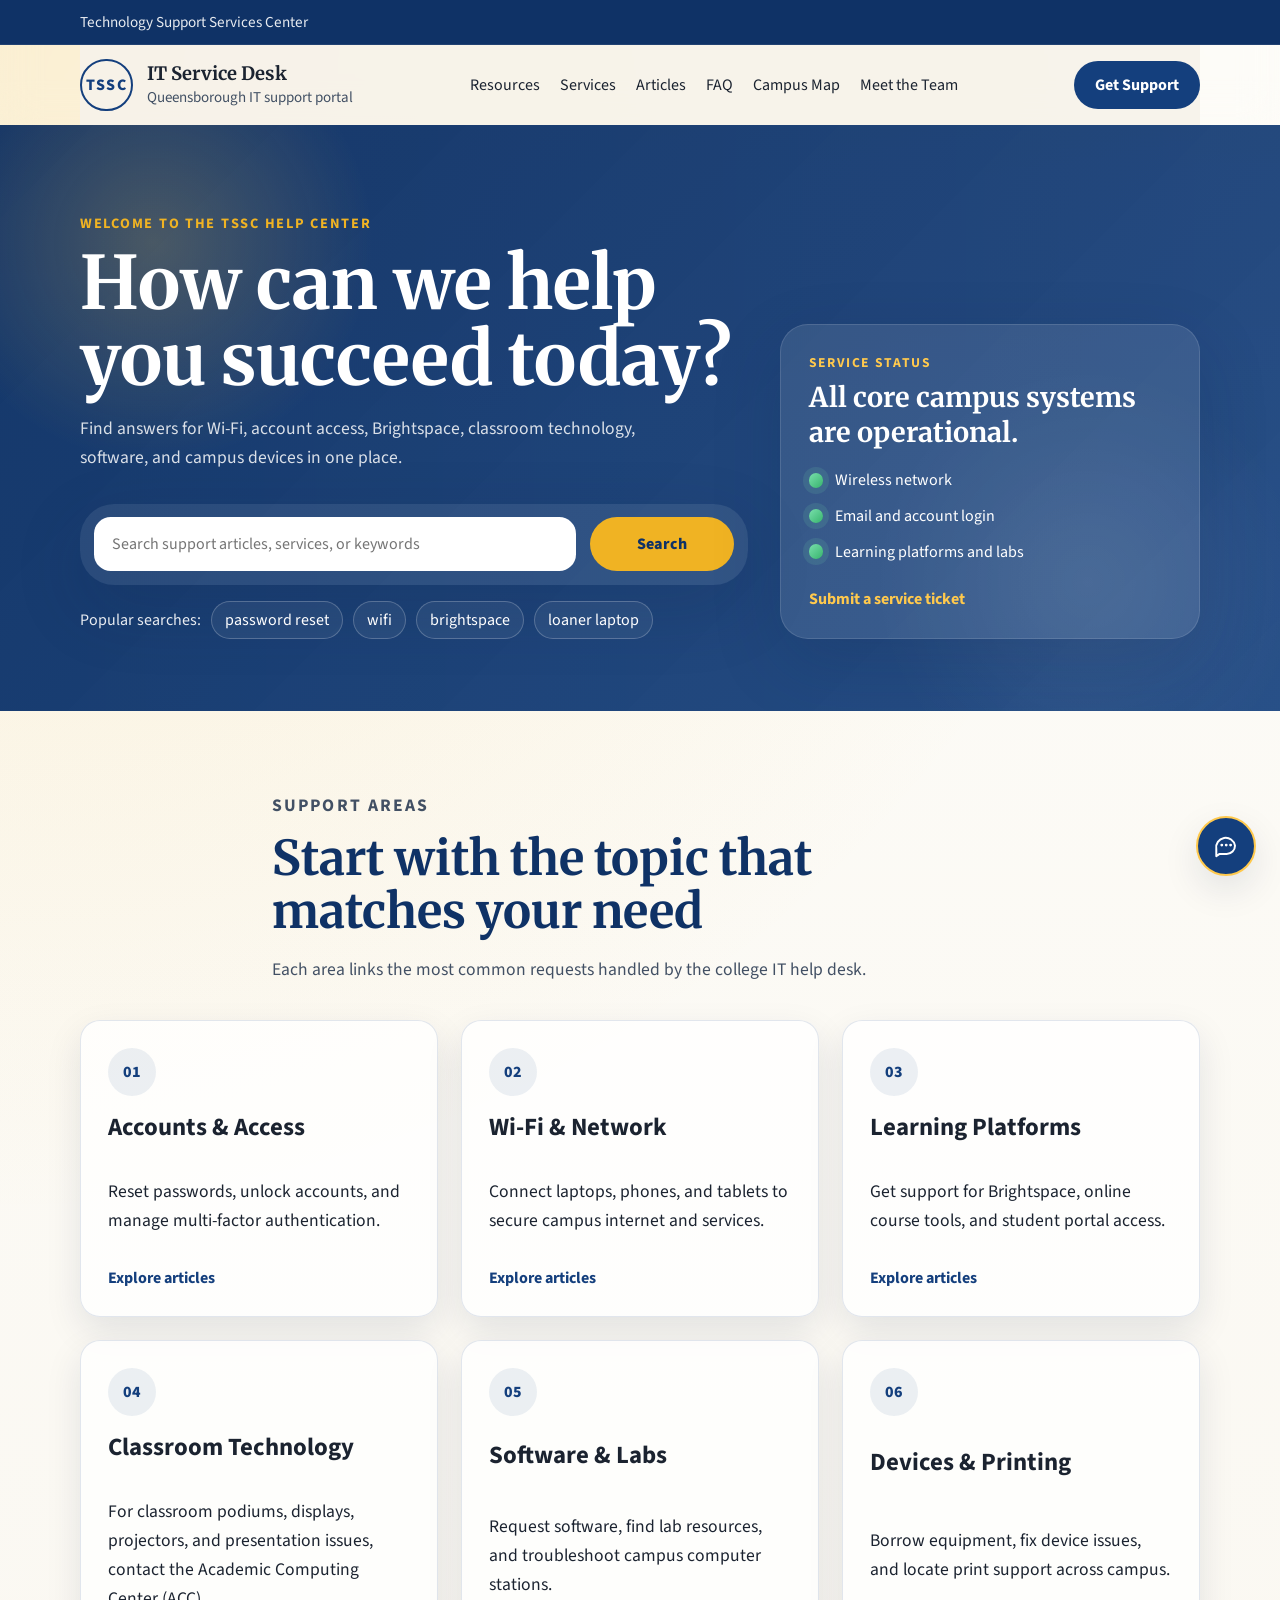
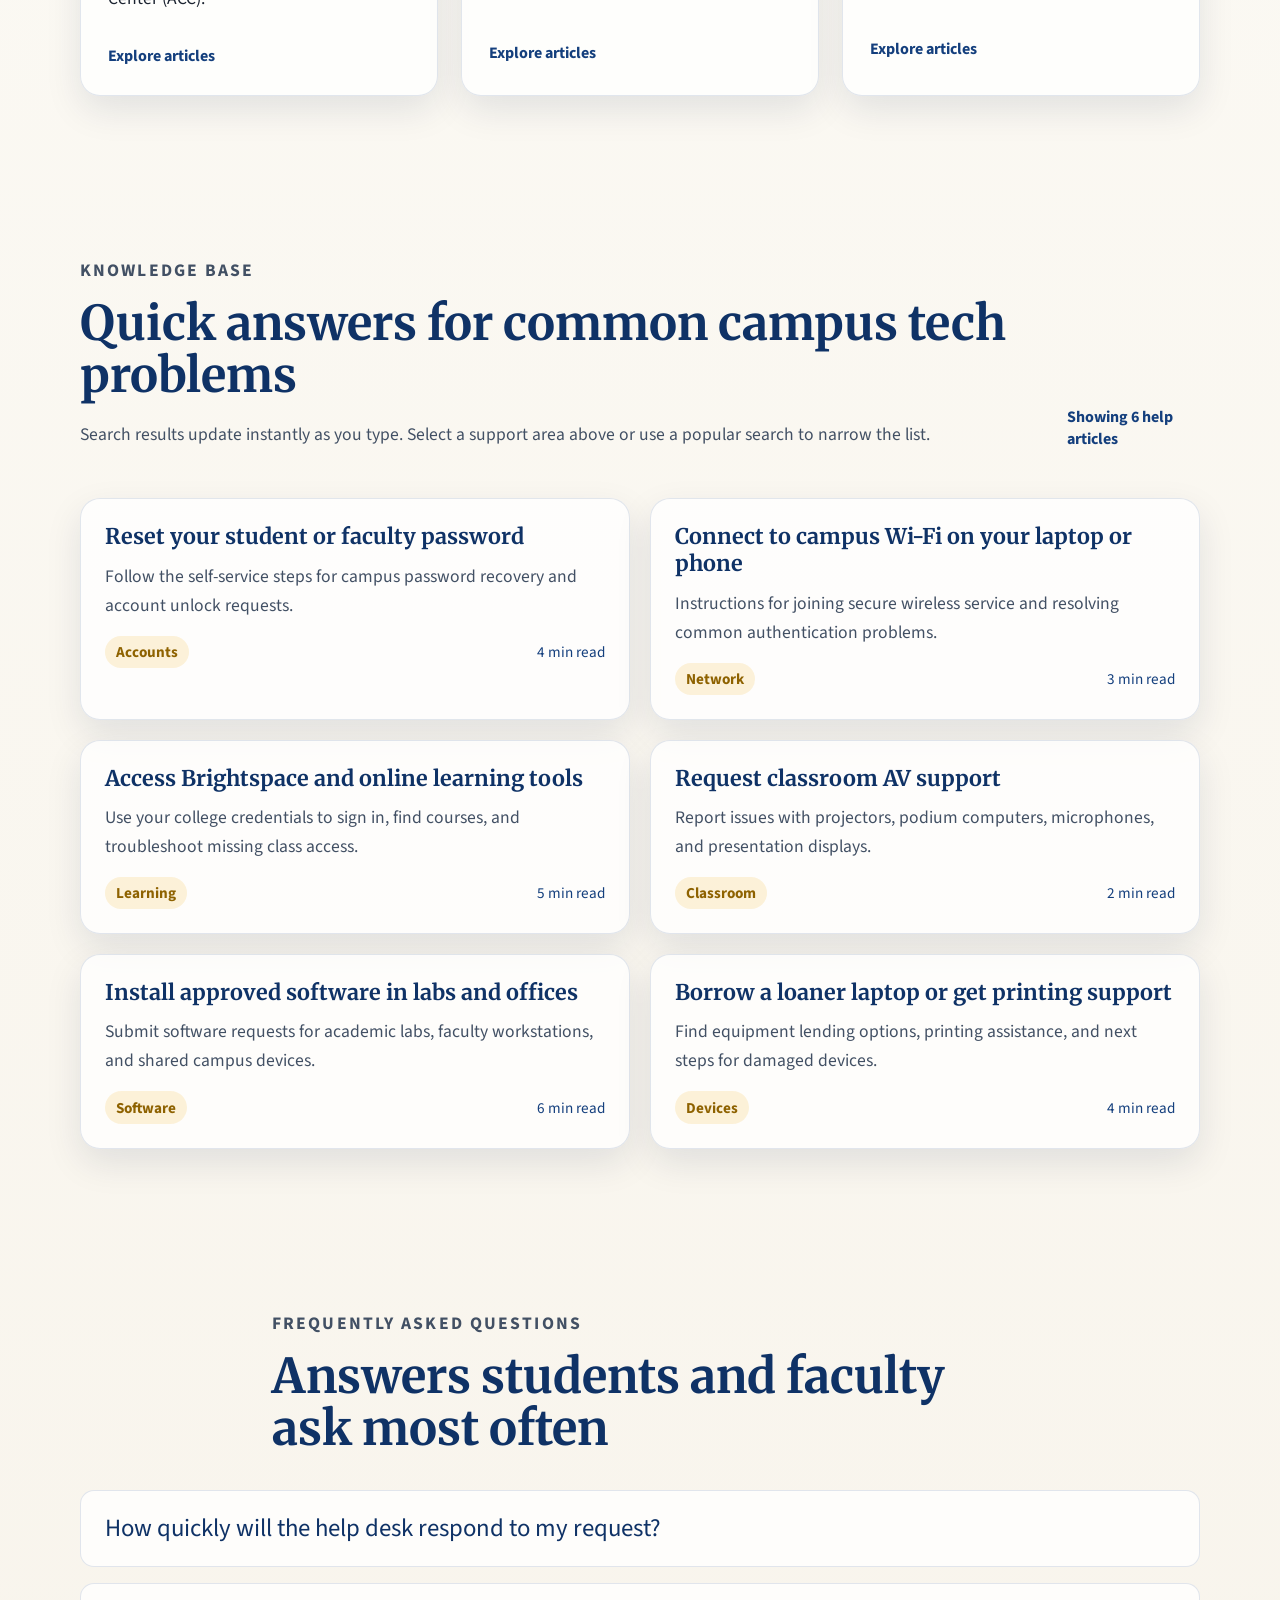
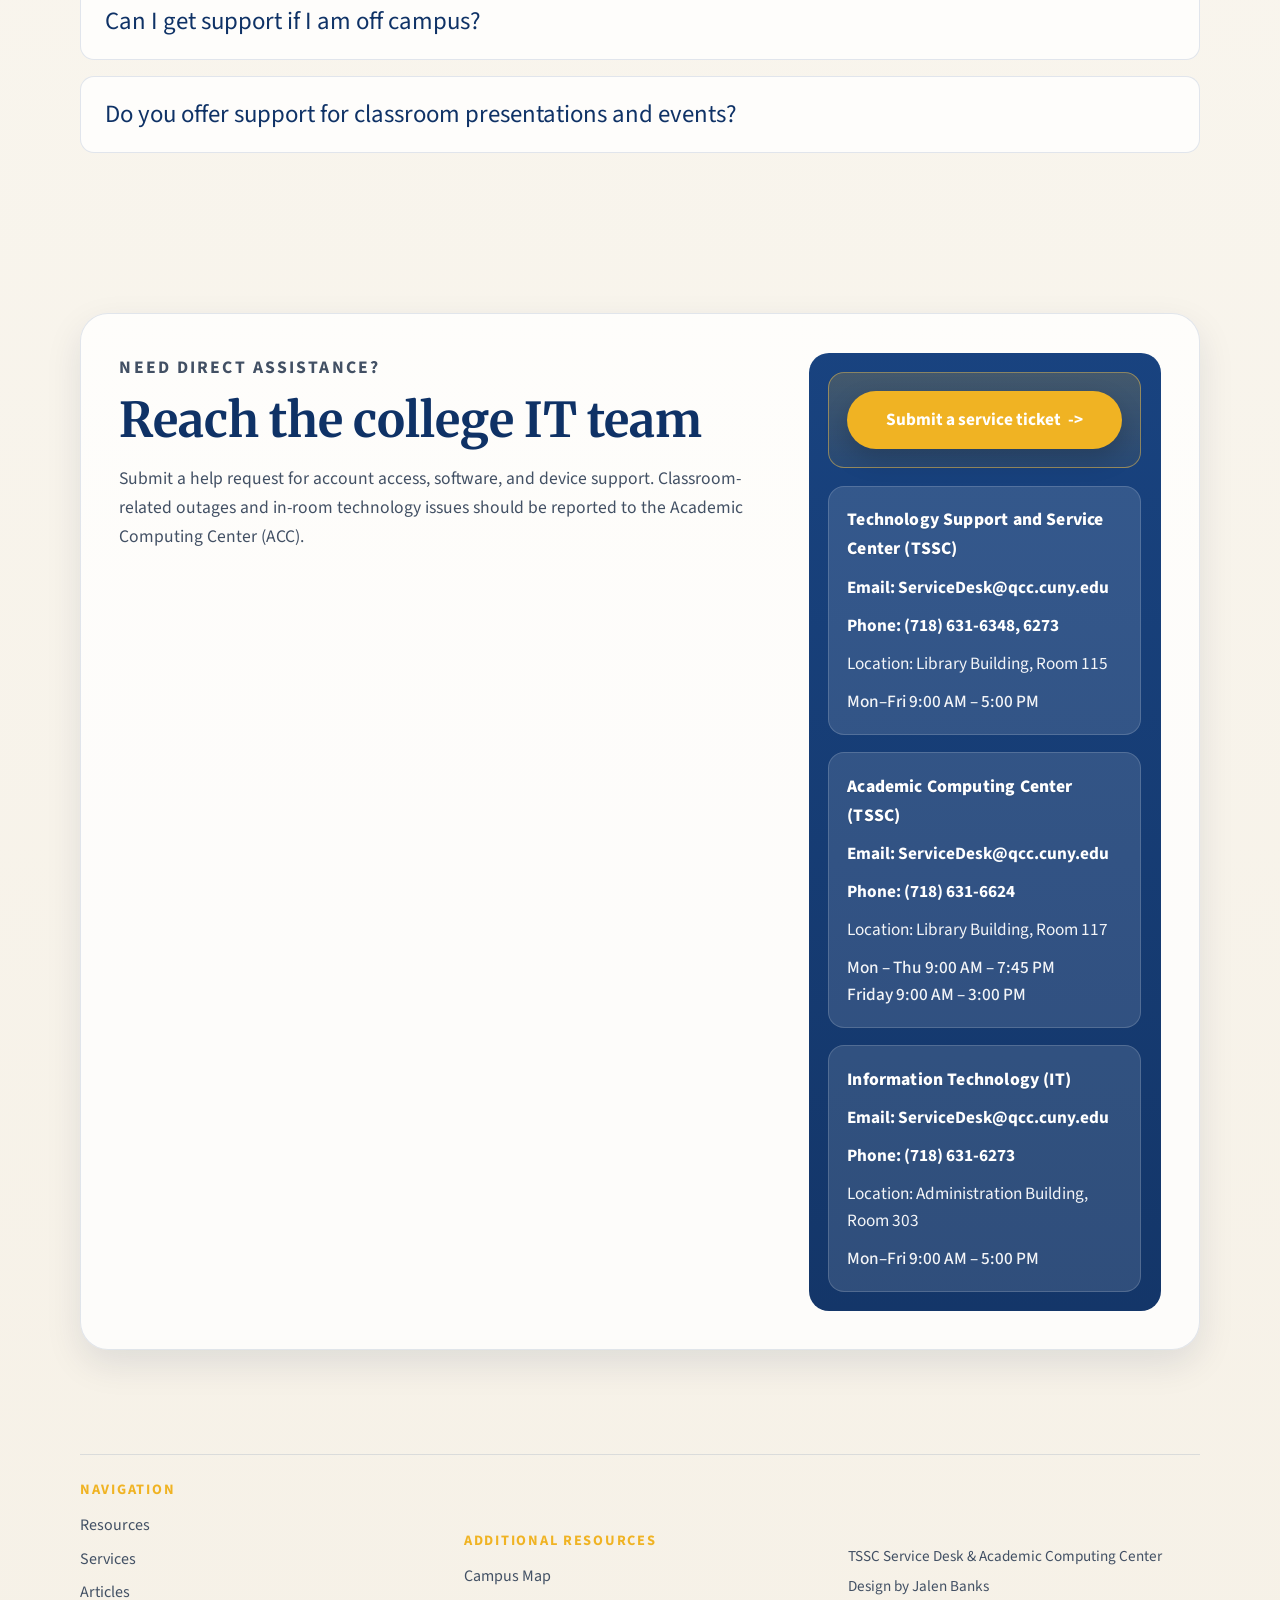
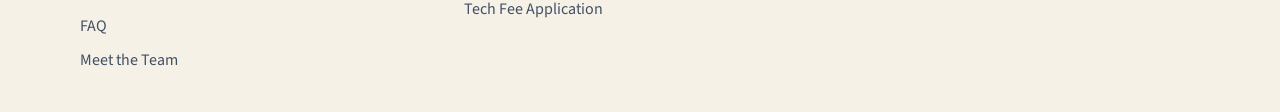
<file: index.html>
<!DOCTYPE html>
<html lang="en">
  <head>
    <meta charset="UTF-8" />
    <meta name="viewport" content="width=device-width, initial-scale=1.0" />
    <title>TSSC Service Desk</title>
    <meta
      name="description"
      content="TSSC IT Help Desk for college technology support, account access, classroom help, and service updates."
    />
    <link rel="preconnect" href="https://fonts.googleapis.com" />
    <link rel="preconnect" href="https://fonts.gstatic.com" crossorigin />
    <link
      href="https://fonts.googleapis.com/css2?family=Merriweather:wght@400;700;900&family=Source+Sans+3:wght@400;600;700&display=swap"
      rel="stylesheet"
    />
    <link rel="stylesheet" href="css/styles.css" />
    <link rel="stylesheet" href="css/chatbot.css" />
  </head>
  <body>
    <header class="site-header">
      <div class="utility-bar">
        <div class="utility-bar__inner container">
          <p>Technology Support Services Center</p>
        </div>
      </div>

      <div class="brand-bar container">
        <a class="brand" href="#top" aria-label="TSSC IT Service Desk home">
          <span class="brand__seal">TSSC</span>
          <span class="brand__text">
            <strong>IT Service Desk</strong>
            <span>Queensborough IT support portal</span>
          </span>
        </a>

        <nav class="main-nav" aria-label="Primary navigation">
          <a href="#resources">Resources</a>
          <a href="#services">Services</a>
          <a href="#articles">Articles</a>
          <a href="#faq">FAQ</a>
          <a href="https://www.qcc.cuny.edu/map/index.html#/" target="_blank" rel="noreferrer noopener">Campus Map</a>
          <a href="meet-the-team.html">Meet the Team</a>
        </nav>

        <a class="header-cta" href="#contact">Get Support</a>
      </div>
    </header>

    <main id="top">
      <section class="hero">
        <div class="hero__backdrop"></div>
        <div class="hero__grid container">
          <div class="hero__content">
            <p class="eyebrow">Welcome to the TSSC Help Center</p>
            <h1>How can we help you succeed today?</h1>
            <p class="hero__copy">
              Find answers for Wi-Fi, account access, Brightspace, classroom technology,
              software, and campus devices in one place.
            </p>

            <form class="search-panel" id="searchForm">
              <label class="visually-hidden" for="searchInput">Search support topics</label>
              <input
                id="searchInput"
                name="query"
                type="search"
                placeholder="Search support articles, services, or keywords"
                autocomplete="off"
              />
              <button type="submit">Search</button>
            </form>

            <div class="popular-searches" aria-label="Popular searches">
              <span>Popular searches:</span>
              <button type="button" class="chip" data-query="password reset">password reset</button>
              <button type="button" class="chip" data-query="wifi">wifi</button>
              <button type="button" class="chip" data-query="brightspace">brightspace</button>
              <button type="button" class="chip" data-query="loaner laptop">loaner laptop</button>
            </div>
          </div>

          <aside class="hero__status" aria-label="Service status">
            <div class="status-card">
              <p class="status-card__label">Service Status</p>
              <h2>All core campus systems are operational.</h2>
              <ul>
                <li><span></span>Wireless network</li>
                <li><span></span>Email and account login</li>
                <li><span></span>Learning platforms and labs</li>
              </ul>
              <a
                href="https://forms.office.com/pages/responsepage.aspx?id=s_BgbwZfCU6XFZiduozH2G-mc29fFtVEtmROJIbxpb1UOVA1OVdVVk9ZM0hBUE0wR0hIOFZJTFFUSC4u&route=shorturl"
                target="_blank"
                rel="noreferrer"
                >Submit a service ticket</a
              >
            </div>
          </aside>
        </div>
      </section>

      <section class="resources section" id="resources">
        <div class="section-heading container">
          <p class="eyebrow">Support areas</p>
          <h2>Start with the topic that matches your need</h2>
          <p>
            Each area links the most common requests handled by the college IT help desk.
          </p>
        </div>

        <div class="card-grid container" id="services">
          <article class="resource-card" data-query="account login password reset multifactor authentication">
            <div class="resource-card__icon">01</div>
            <h3>Accounts & Access</h3>
            <p>Reset passwords, unlock accounts, and manage multi-factor authentication.</p>
            <button type="button">Explore articles</button>
          </article>

          <article class="resource-card" data-query="wifi wireless internet eduroam campus network">
            <div class="resource-card__icon">02</div>
            <h3>Wi-Fi & Network</h3>
            <p>Connect laptops, phones, and tablets to secure campus internet and services.</p>
            <button type="button">Explore articles</button>
          </article>

          <article class="resource-card" data-query="brightspace blackboard online classes course tools">
            <div class="resource-card__icon">03</div>
            <h3>Learning Platforms</h3>
            <p>Get support for Brightspace, online course tools, and student portal access.</p>
            <button type="button">Explore articles</button>
          </article>

          <article class="resource-card" data-query="classroom projector podium av presentation equipment">
            <div class="resource-card__icon">04</div>
            <h3>Classroom Technology</h3>
            <p>For classroom podiums, displays, projectors, and presentation issues, contact the Academic Computing Center (ACC).</p>
            <button type="button">Explore articles</button>
          </article>

          <article class="resource-card" data-query="software installation computer lab adobe microsoft">
            <div class="resource-card__icon">05</div>
            <h3>Software & Labs</h3>
            <p>Request software, find lab resources, and troubleshoot campus computer stations.</p>
            <button type="button">Explore articles</button>
          </article>

          <article class="resource-card" data-query="loaner laptop printer device repair">
            <div class="resource-card__icon">06</div>
            <h3>Devices & Printing</h3>
            <p>Borrow equipment, fix device issues, and locate print support across campus.</p>
            <button type="button">Explore articles</button>
          </article>
        </div>
      </section>

      <section class="articles section" id="articles">
        <div class="container article-layout">
          <div class="article-layout__intro">
            <p class="eyebrow">Knowledge base</p>
            <h2>Quick answers for common campus tech problems</h2>
            <p>
              Search results update instantly as you type. Select a support area above or use a
              popular search to narrow the list.
            </p>
          </div>

          <div class="article-layout__meta">
            <p id="resultsSummary">Showing 6 help articles</p>
          </div>
        </div>

        <div class="container">
          <div class="article-list" id="articleList" aria-live="polite"></div>
        </div>
      </section>

      <section class="faq section" id="faq">
        <div class="section-heading container">
          <p class="eyebrow">Frequently asked questions</p>
          <h2>Answers students and faculty ask most often</h2>
        </div>

        <div class="faq-list container">
          <article class="faq-item">
            <button class="faq-question" type="button" aria-expanded="false">
              How quickly will the help desk respond to my request?
            </button>
            <div class="faq-answer">
              <p>
                Most requests receive an initial response within one business day. Classroom-impacting
                issues and account lockouts are prioritized for faster follow-up.
              </p>
            </div>
          </article>

          <article class="faq-item">
            <button class="faq-question" type="button" aria-expanded="false">
              Can I get support if I am off campus?
            </button>
            <div class="faq-answer">
              <p>
                Yes. The help desk supports remote troubleshooting for account access, online learning
                systems, software setup, and many device issues.
              </p>
            </div>
          </article>

          <article class="faq-item">
            <button class="faq-question" type="button" aria-expanded="false">
              Do you offer support for classroom presentations and events?
            </button>
            <div class="faq-answer">
              <p>
                Classroom AV assistance, presentation support, and classroom-related technology outages
                should be directed to the Academic Computing Center (ACC).
              </p>
            </div>
          </article>
        </div>
      </section>

      <section class="contact section" id="contact">
        <div class="container contact-panel">
          <div>
            <p class="eyebrow">Need direct assistance?</p>
            <h2>Reach the college IT team</h2>
            <p>
              Submit a help request for account access, software, and device support. Classroom-related
              outages and in-room technology issues should be reported to the Academic Computing Center (ACC).
            </p>
          </div>

          <div class="contact-actions">
            <div class="contact-card contact-card--primary">
              <a
                class="contact-ticket-link"
                href="https://forms.office.com/pages/responsepage.aspx?id=s_BgbwZfCU6XFZiduozH2G-mc29fFtVEtmROJIbxpb1UOVA1OVdVVk9ZM0hBUE0wR0hIOFZJTFFUSC4u&route=shorturl"
                target="_blank"
                rel="noreferrer"
                >Submit a service ticket</a
              >
            </div>

            <div class="contact-card">
              <p class="contact-card__eyebrow">Technology Support and Service Center (TSSC)</p>
              <a href="mailto:servicedesk@qcc.cuny.edu">Email: ServiceDesk@qcc.cuny.edu</a>
              <a href="tel:+17186316348">Phone: (718) 631-6348, 6273</a>
              <span>Location: Library Building, Room 115</span>
              <span class="contact-hours">Mon–Fri 9:00 AM – 5:00 PM</span>
            </div>

            <div class="contact-card">
              <p class="contact-card__eyebrow">Academic Computing Center (TSSC)</p>
              <a href="mailto:servicedesk@qcc.cuny.edu">Email: ServiceDesk@qcc.cuny.edu</a>
              <a href="tel:+17186316624">Phone: (718) 631-6624</a>
              <span>Location: Library Building, Room 117</span>
              <span class="contact-hours">Mon – Thu 9:00 AM – 7:45 PM <br>Friday 9:00 AM – 3:00 PM</span>
            </div>

            <div class="contact-card">
              <p class="contact-card__eyebrow">Information Technology (IT)</p>
              <a href="mailto:servicedesk@qcc.cuny.edu">Email: ServiceDesk@qcc.cuny.edu</a>
              <a href="tel:+17186316273">Phone: (718) 631-6273</a>
              <span>Location: Administration Building, Room 303</span>
              <span class="contact-hours">Mon–Fri 9:00 AM – 5:00 PM</span>
            </div>
          </div>
        </div>
      </section>
    </main>

    <footer class="site-footer">
      <div class="container site-footer__inner">
        <div class="footer-section footer-section--nav">
          <h3 class="footer-section-title">Navigation</h3>
          <nav class="footer-nav" aria-label="Footer navigation">
            <a href="#resources">Resources</a>
            <a href="#services">Services</a>
            <a href="#articles">Articles</a>
            <a href="#faq">FAQ</a>
            <a href="meet-the-team.html">Meet the Team</a>
          </nav>
        </div>

        <div class="footer-section footer-section--info">
          <h3 class="footer-section-title">Additional Resources</h3>
          <nav class="footer-nav" aria-label="Additional resources">
            <a href="https://www.qcc.cuny.edu/map/index.html#/" aria-label="Link to school campus map" target="_blank" rel="noreferrer">Campus Map</a>
            <a href="tech-fee-application.html">Tech Fee Application</a>
          </nav>
        </div>

        <div class="footer-section footer-section--meta">
          <p>TSSC Service Desk &amp; Academic Computing Center</p>
          <p>Design by Jalen Banks</p>
        </div>
      </div>
    </footer>

    <div class="it-chat__backdrop" id="itChatBackdrop" aria-hidden="true" hidden></div>
    <button
      class="it-chat__launcher"
      id="itChatLauncher"
      type="button"
      aria-label="Open IT Help Assistant"
      aria-expanded="false"
      aria-controls="itChatPanel"
    >
      <svg aria-hidden="true" viewBox="0 0 24 24" focusable="false">
        <path d="M20 11.5a7.5 7.5 0 0 1-7.5 7.5H6l-3 2v-6.5A7.5 7.5 0 1 1 20 11.5Z" />
        <path d="M8 11h.01M12 11h.01M16 11h.01" />
      </svg>
    </button>

    <section
      class="it-chat__panel"
      id="itChatPanel"
      role="dialog"
      aria-modal="true"
      aria-labelledby="itChatTitle"
      aria-hidden="true"
      hidden
    >
      <header class="it-chat__header">
        <div>
          <h2 id="itChatTitle">IT Help Assistant</h2>
          <p><span class="it-chat__online-dot" aria-hidden="true"></span>Online</p>
        </div>
        <button class="it-chat__close" id="itChatClose" type="button" aria-label="Close IT Help Assistant">
          <svg aria-hidden="true" viewBox="0 0 24 24" focusable="false">
            <path d="m6 6 12 12M18 6 6 18" />
          </svg>
        </button>
      </header>

      <div class="it-chat__handoff-banner" id="itChatHandoffBanner" role="status" hidden></div>
      <div class="it-chat__messages" id="itChatMessages" aria-live="polite" aria-relevant="additions text">
        <button class="it-chat__new-messages" id="itChatNewMessages" type="button" hidden>New messages ↓</button>
        <div class="it-chat__typing" id="itChatTyping" role="status" aria-label="Assistant is typing" hidden>
          <span></span><span></span><span></span>
          <span class="it-chat__typing-label" hidden>Sending…</span>
        </div>
      </div>

      <form class="it-chat__composer" id="itChatForm">
        <label class="visually-hidden" for="itChatInput">Message the IT Help Assistant</label>
        <textarea id="itChatInput" rows="1" maxlength="2000" placeholder="Write a message..." required></textarea>
        <button id="itChatSend" type="submit" aria-label="Send message">
          <svg aria-hidden="true" viewBox="0 0 24 24" focusable="false">
            <path d="m22 2-7 20-4-9-9-4Z" />
            <path d="M22 2 11 13" />
          </svg>
        </button>
      </form>
    </section>

    <script src="js/script.js"></script>
    <script src="js/chatbot.js"></script>
  </body>
</html>
</file>
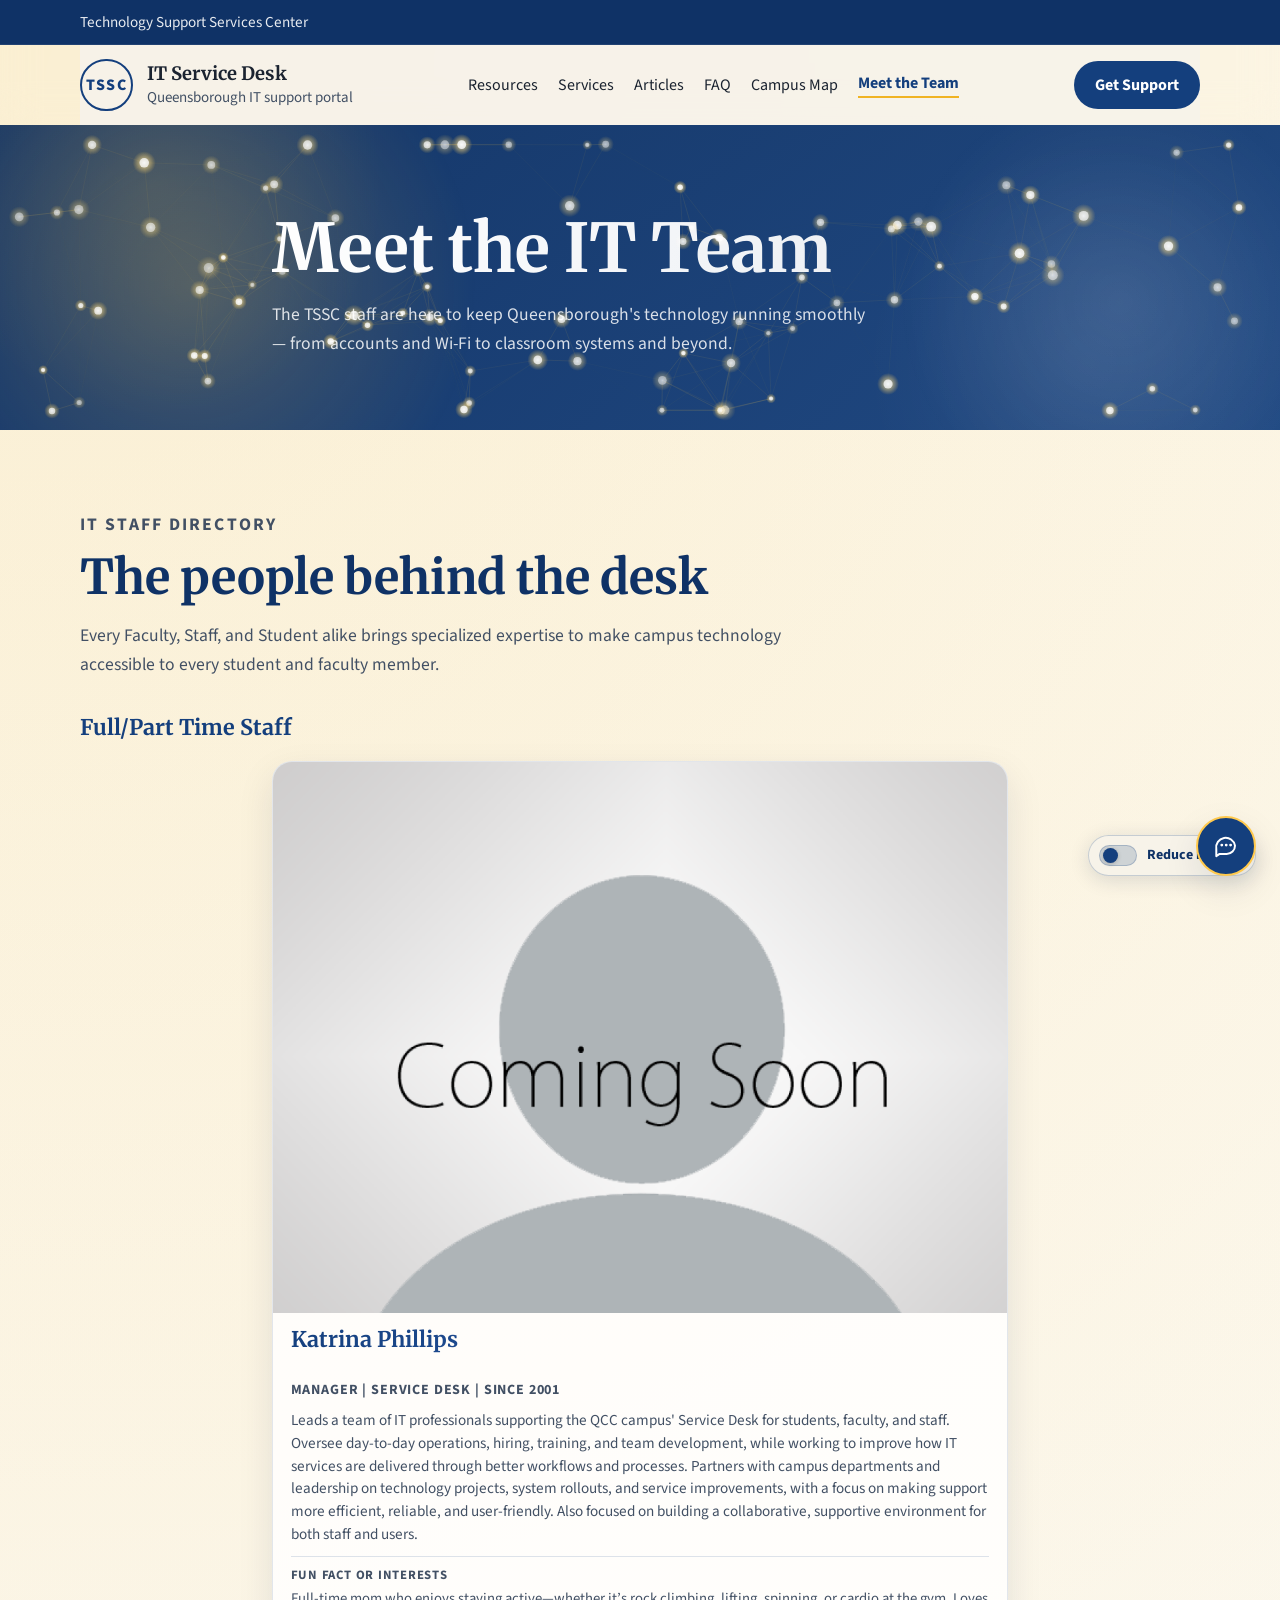
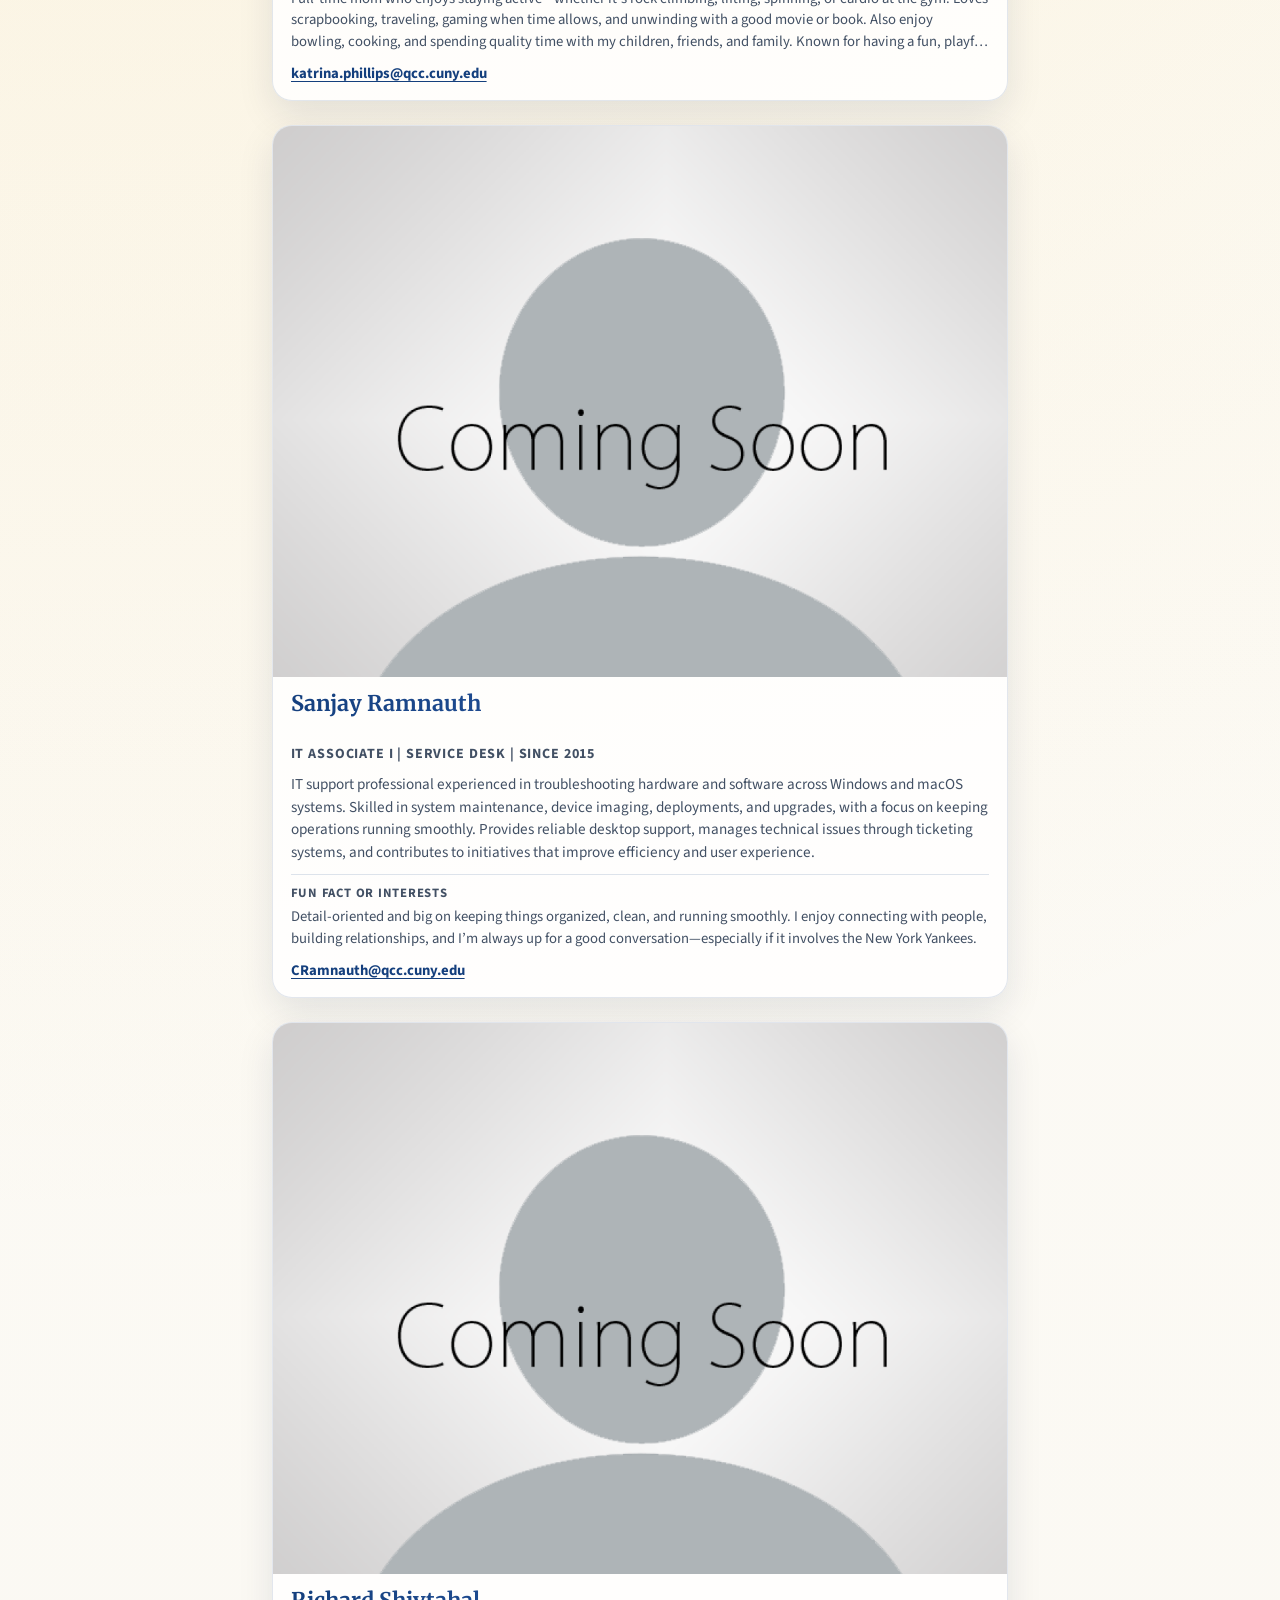
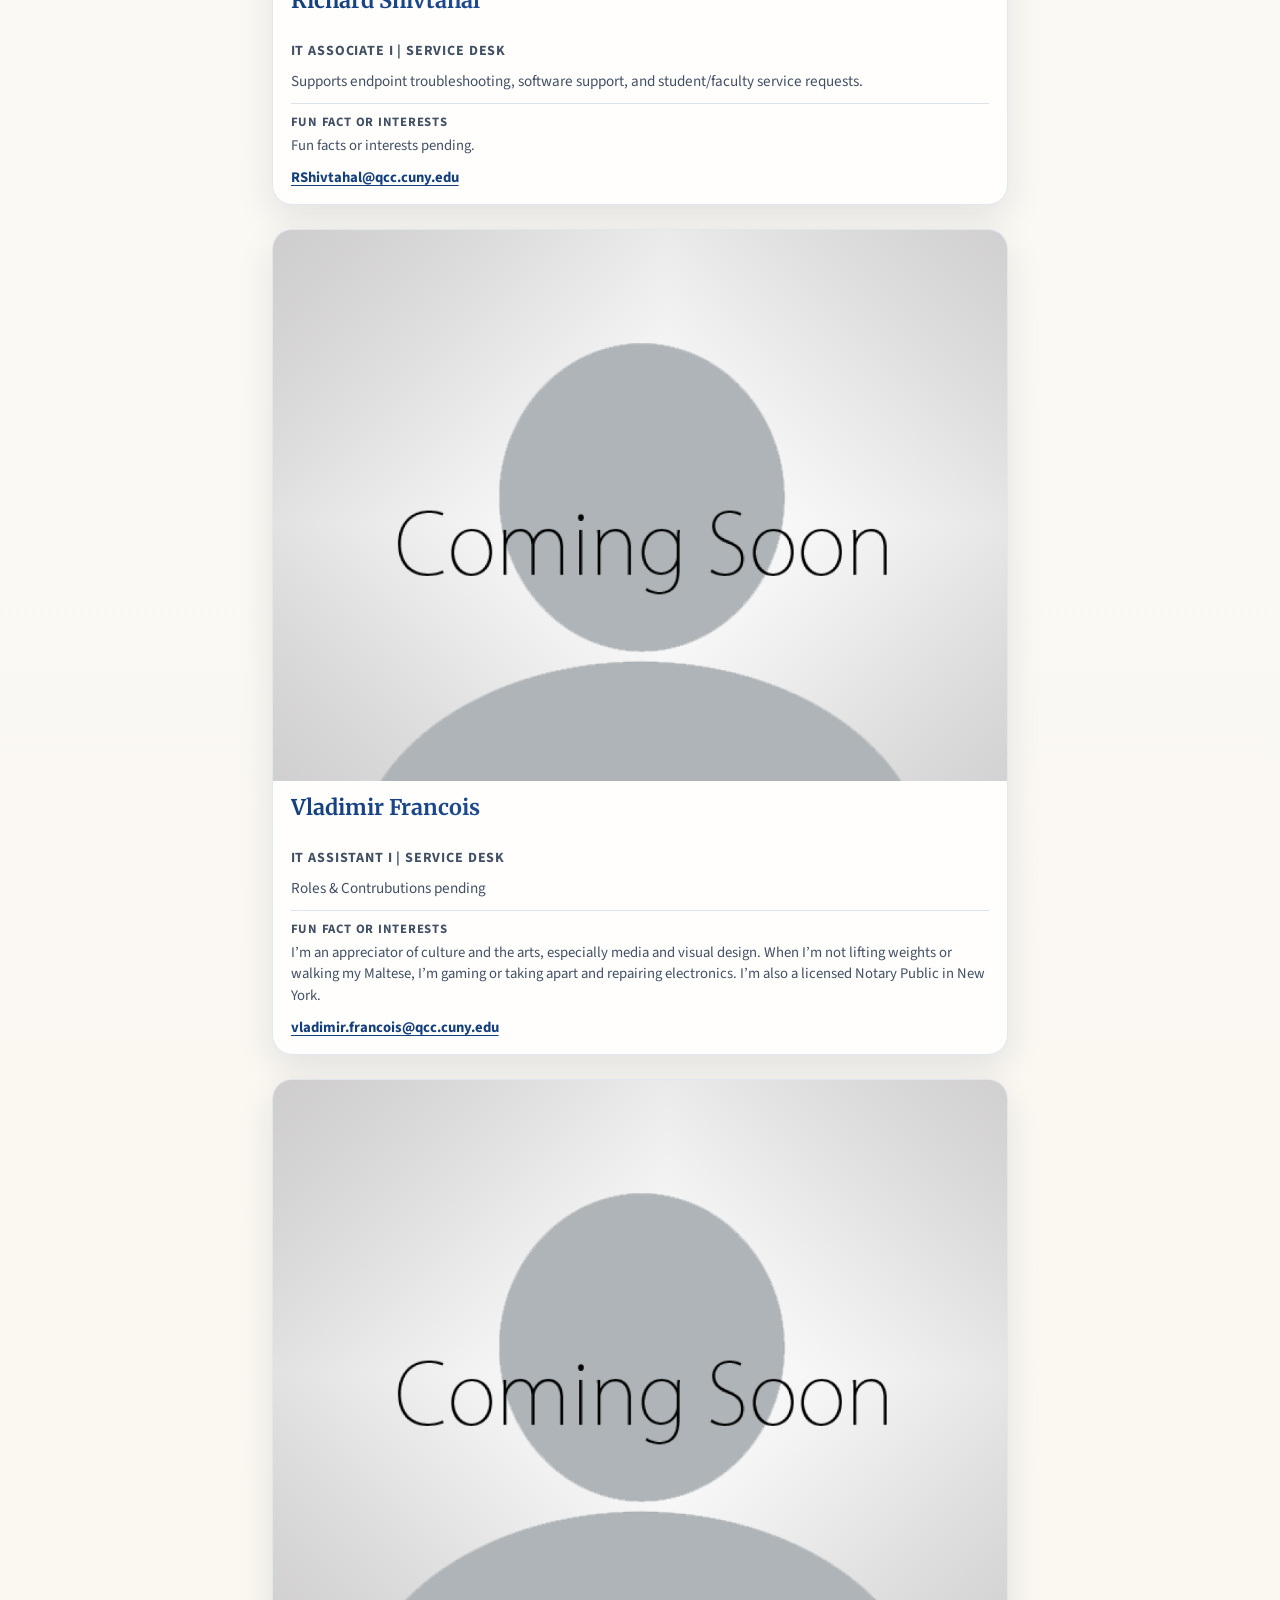
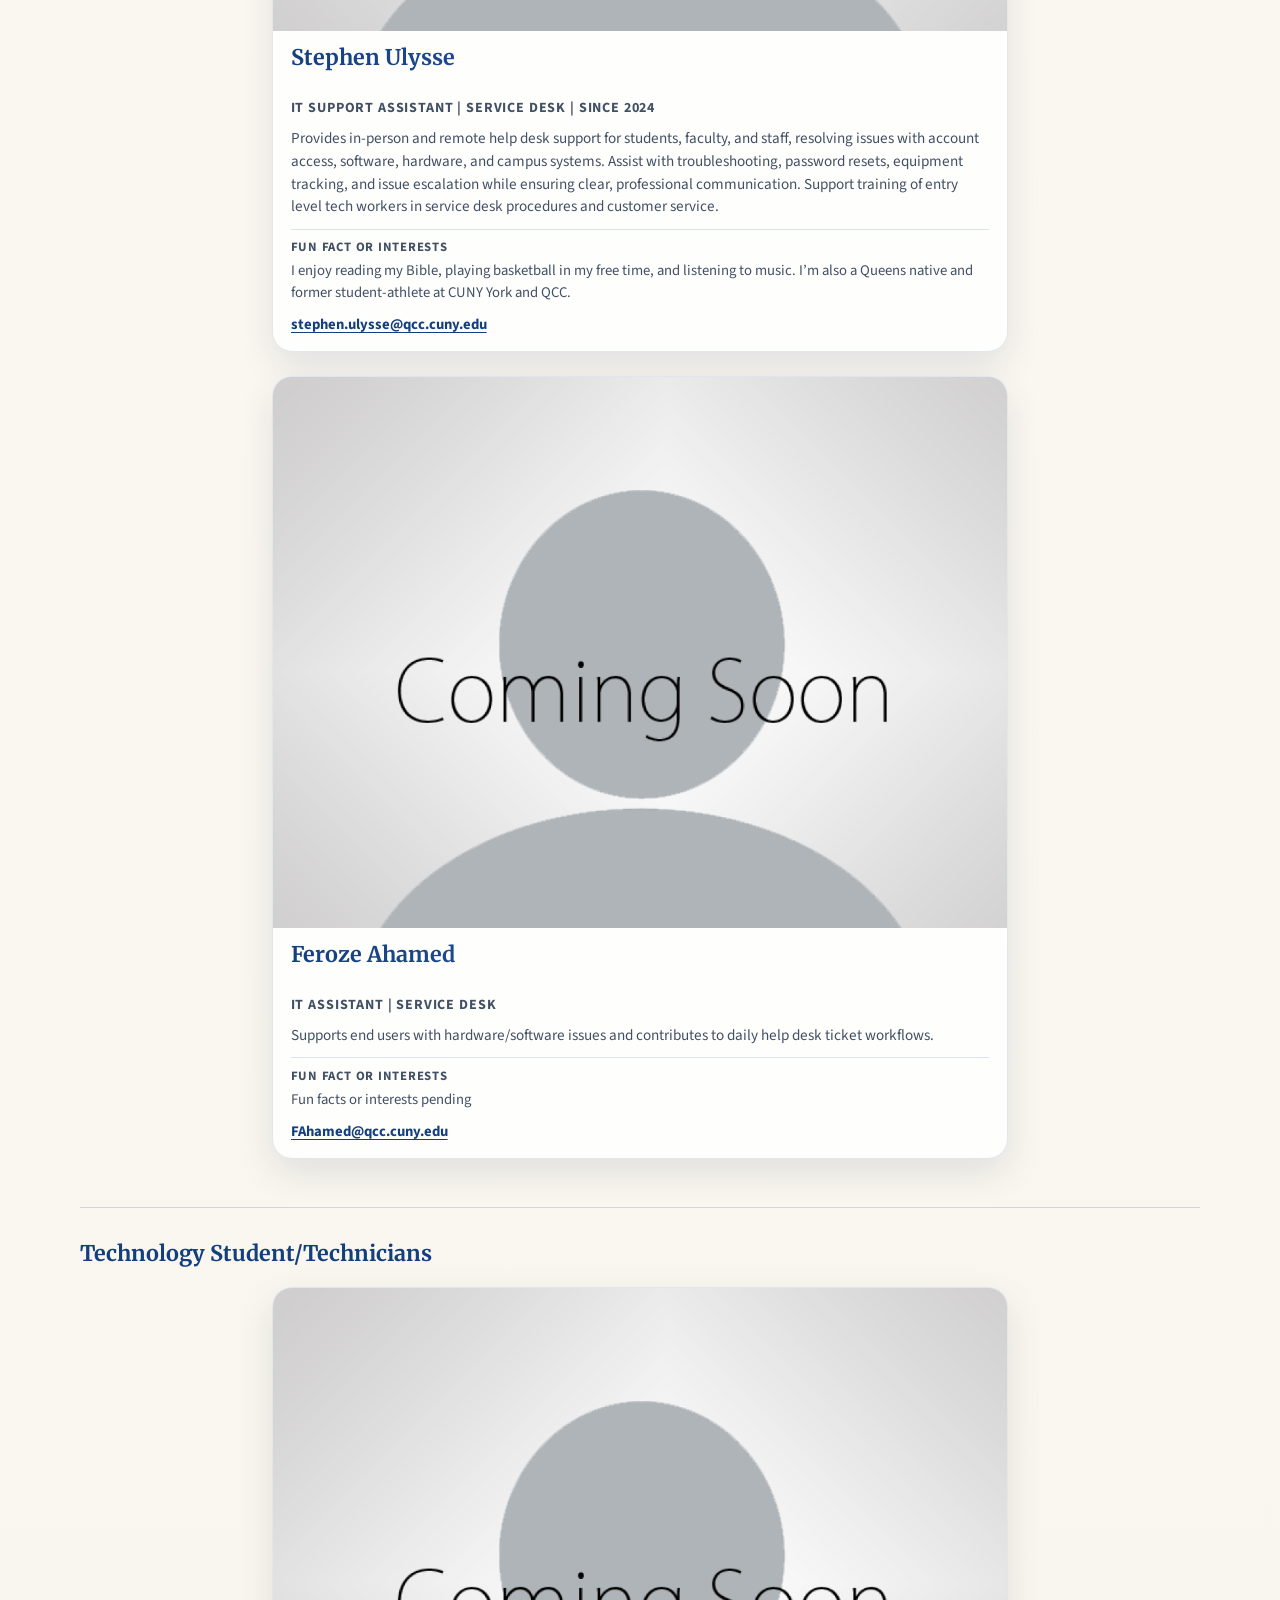
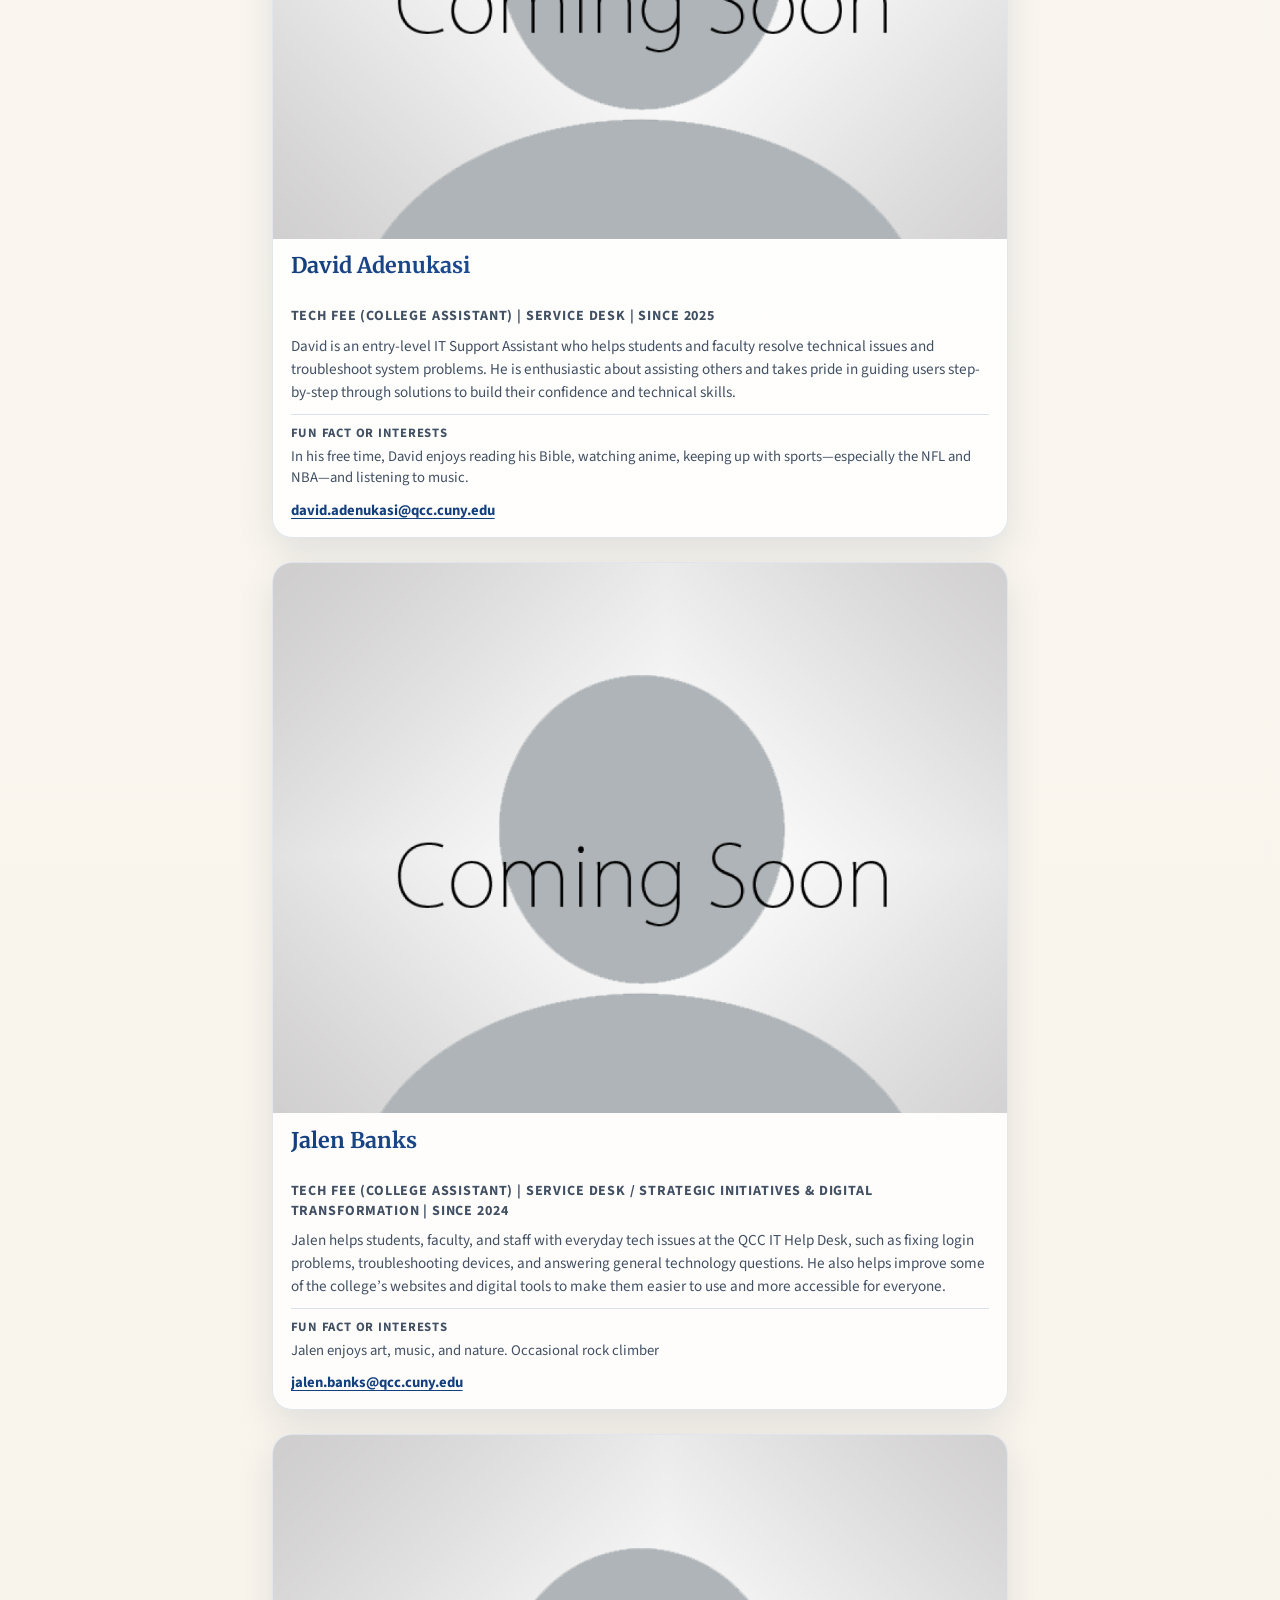
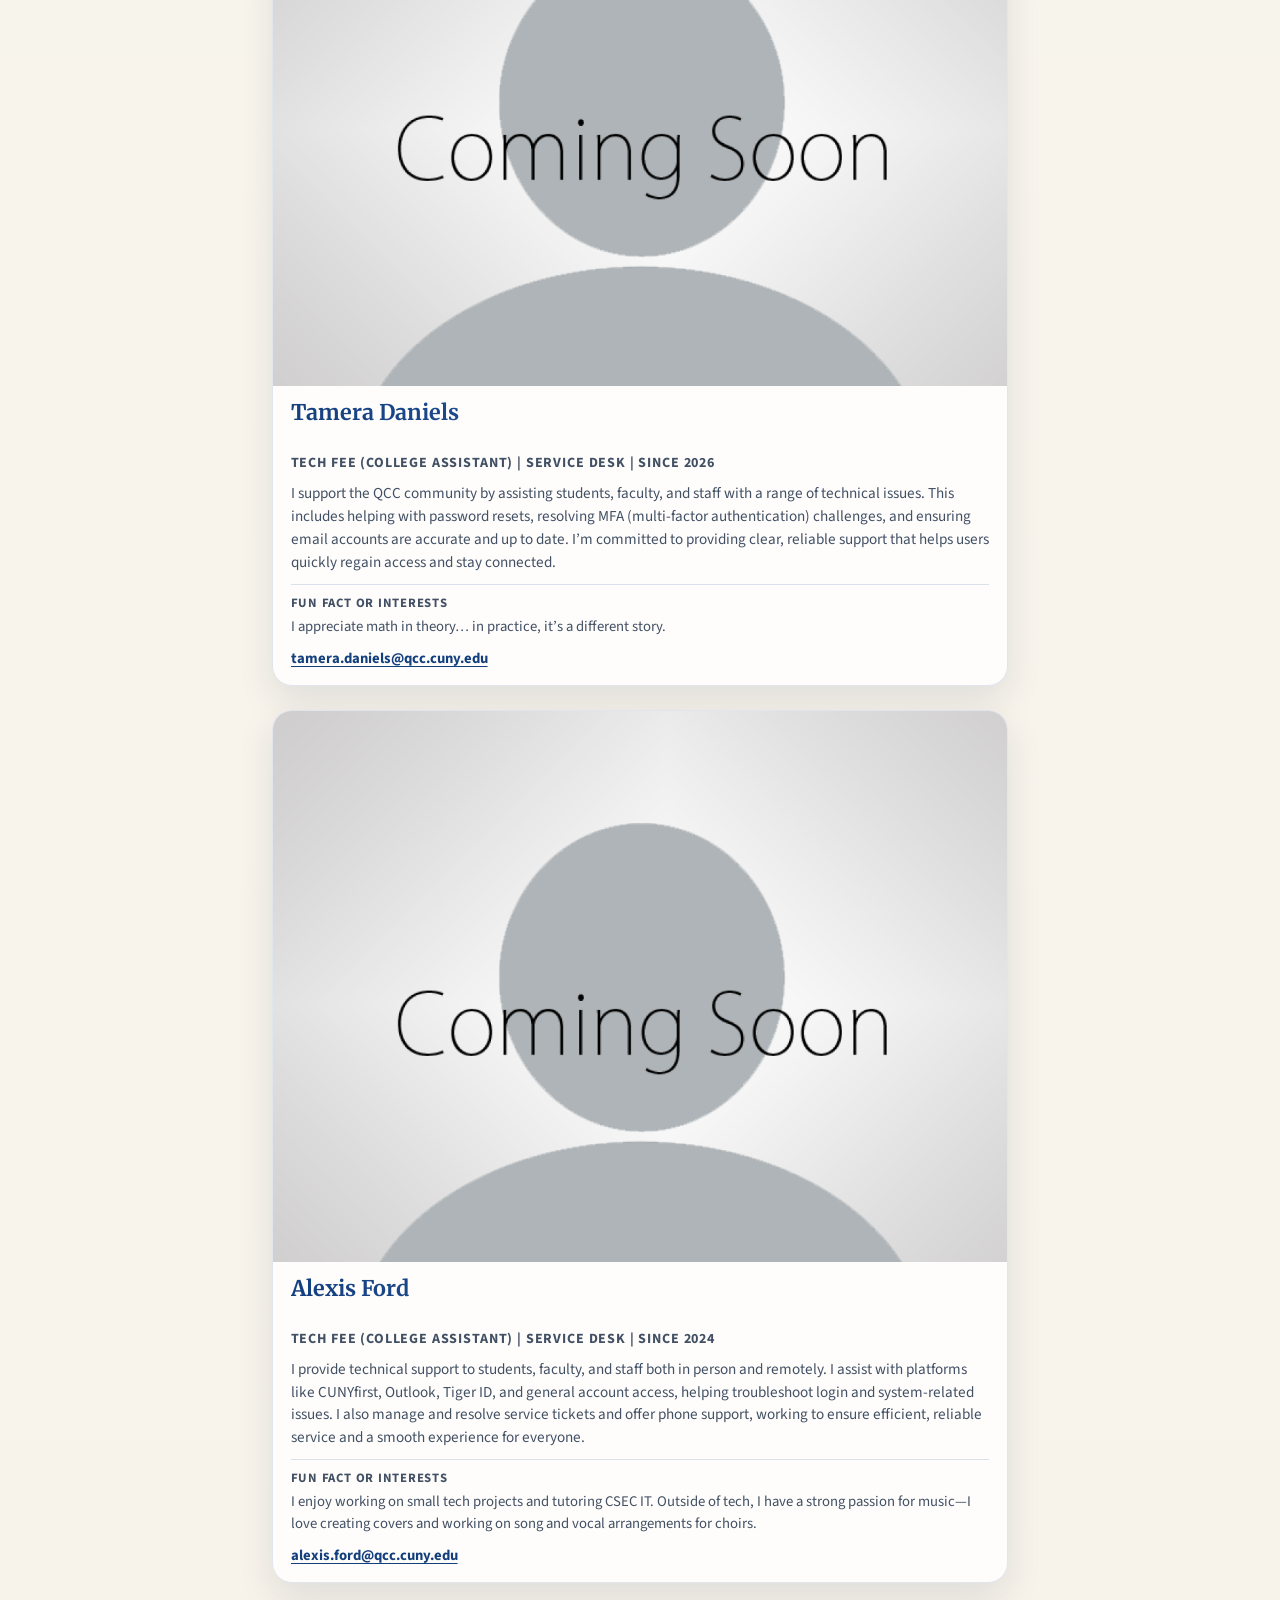
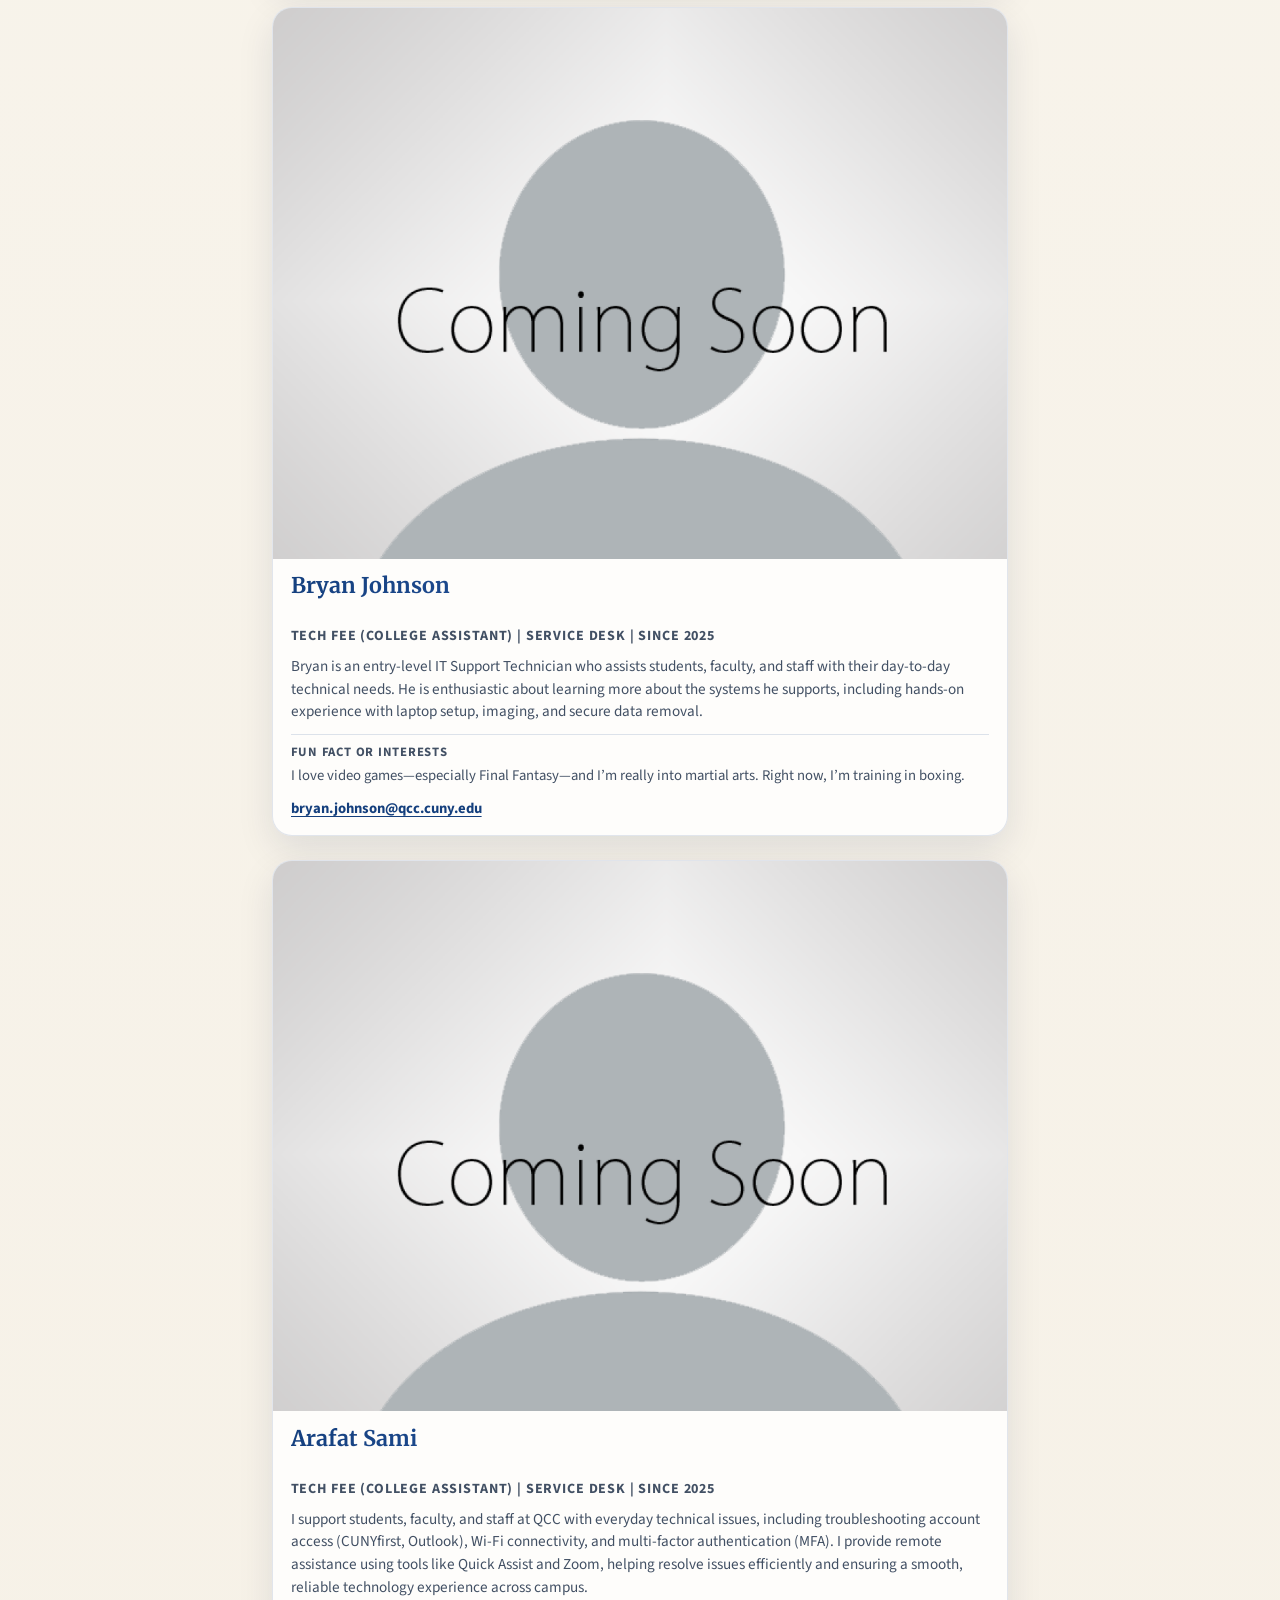
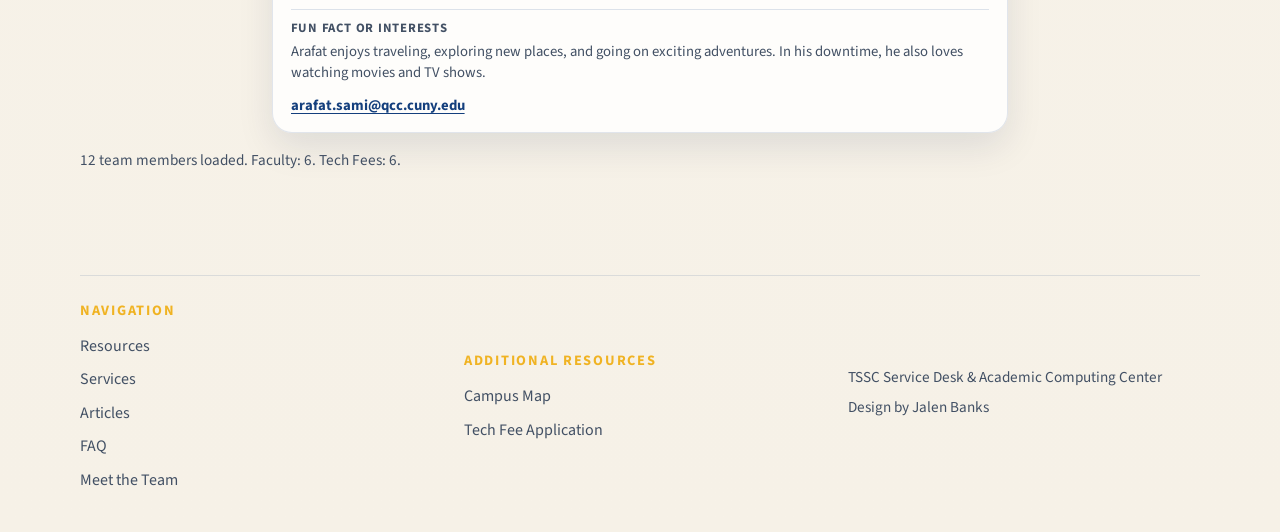
<file: meet-the-team.html>
<!DOCTYPE html>
<html lang="en">
  <head>
    <meta charset="UTF-8" />
    <meta name="viewport" content="width=device-width, initial-scale=1.0" />
    <title>Meet The Team – TSSC Service Desk</title>
    <meta
      name="description"
      content="Meet the TSSC IT Service Desk team at Queensborough Community College. Learn about the staff who support campus technology."
    />
    <link rel="preconnect" href="https://fonts.googleapis.com" />
    <link rel="preconnect" href="https://fonts.gstatic.com" crossorigin />
    <link
      href="https://fonts.googleapis.com/css2?family=Merriweather:wght@400;700;900&family=Source+Sans+3:wght@400;600;700&display=swap"
      rel="stylesheet"
    />
    <link rel="stylesheet" href="css/styles.css" />
    <link rel="stylesheet" href="css/meet-the-team.css" />
    <link rel="stylesheet" href="css/chatbot.css" />
    <!--
      Early-init: read the saved animation preference BEFORE first paint so
      the page never flickers from animated → still. Runs inline, no delay.
    -->
    <script>
      (function () {
        if (localStorage.getItem('tssc-reduce-motion') === 'true') {
          document.documentElement.classList.add('no-motion');
        }
      })();
    </script>
  </head>
  <body>
    <!-- =====================================================================
         GLOBAL HEADER – identical structure to index.html
         ===================================================================== -->
    <header class="site-header">
      <div class="utility-bar">
        <div class="utility-bar__inner container">
          <p>Technology Support Services Center</p>
        </div>
      </div>

      <div class="brand-bar container">
        <a class="brand" href="index.html" aria-label="TSSC IT Service Desk home">
          <span class="brand__seal">TSSC</span>
          <span class="brand__text">
            <strong>IT Service Desk</strong>
            <span>Queensborough IT support portal</span>
          </span>
        </a>

        <nav class="main-nav" aria-label="Primary navigation">
          <a href="index.html#resources">Resources</a>
          <a href="index.html#services">Services</a>
          <a href="index.html#articles">Articles</a>
          <a href="index.html#faq">FAQ</a>
          <a href="https://www.qcc.cuny.edu/map/index.html#/" target="_blank" rel="noreferrer noopener">Campus Map</a>
          <a href="meet-the-team.html" aria-current="page">Meet the Team</a>
        </nav>

        <a class="header-cta" href="index.html#contact">Get Support</a>
      </div>
    </header>

    <!-- =====================================================================
         PAGE CONTENT
         ===================================================================== -->
    <main id="main-content">

      <!-- -----------------------------------------------------------------
           PAGE HEADER with "mask" effect on heading text
           How the mask works:
             background-clip: text clips a CSS gradient to the text shape,
             making the gradient visible only through the letterforms.
             -webkit-text-fill-color: transparent makes the browser paint
             the gradient instead of a flat foreground color.
             This is purely decorative — the text remains real DOM text,
             is fully selectable, and is read normally by screen readers.
             A @media (prefers-reduced-motion) block is not needed here
             because the effect is static (no animation).
           ----------------------------------------------------------------- -->
      <section class="team-hero" aria-labelledby="team-page-heading">
        <div class="team-hero__backdrop" aria-hidden="true">
          <!-- Large ambient orbs — CSS animated -->
          <div class="team-hero__orb-a"></div>
          <div class="team-hero__orb-b"></div>
        </div>
        <!--
          Canvas for the attraction-particle system.
          aria-hidden: purely decorative — screen readers skip it entirely.
          The canvas is sized and driven by team-particles.js.
          It only activates under prefers-reduced-motion: no-preference.
        -->
        <canvas
          class="team-hero__canvas"
          id="teamHeroCanvas"
          aria-hidden="true"
        ></canvas>
        <div class="container team-hero__inner">
          

          <!--
            The gradient mask is applied only to the <h1> text via the
            .mask-text utility class. It has no effect on layout or
            surrounding content and degrades gracefully in browsers that
            do not support background-clip: text (text stays white).
          -->
          <h1 id="team-page-heading" class="mask-text">Meet the IT&nbsp;Team</h1>

          <p class="team-hero__copy">
            The TSSC staff are here to keep Queensborough's technology running
            smoothly — from accounts and Wi-Fi to classroom systems and beyond.
          </p>
        </div>
      </section>

      <!-- -----------------------------------------------------------------
           TEAM GRID
           Uses a <ul> of <li> elements containing <article> cards for
           correct list semantics and screen-reader announcement of item
           count. Each card is keyboard-focusable via a visible focus ring.
           ----------------------------------------------------------------- -->
      <section class="team-section section" aria-labelledby="team-grid-heading">
        <div class="container">
          <div class="section-heading">
            <p class="eyebrow">IT Staff directory</p>
            <h2 id="team-grid-heading">The people behind the desk</h2>
            <p>
              Every Faculty, Staff, and Student alike brings specialized expertise to
              make campus technology accessible to every student and faculty member.
            </p>
          </div>

          <!--
            Dynamic list targets. team-members.js creates each list item from
            full-part-time.json and tech-fees.json on page load.
          -->
          <section class="team-directory-group" aria-labelledby="faculty-grid-heading">
            <h3 id="faculty-grid-heading">Full/Part Time Staff</h3>
            <ul class="team-grid" id="facultyGrid" role="list"></ul>
          </section>

          <section class="team-directory-group" aria-labelledby="tech-fees-grid-heading">
            <h3 id="tech-fees-grid-heading">Technology Student/Technicians</h3>
            <ul class="team-grid" id="techFeesGrid" role="list"></ul>
          </section>

          <p class="team-grid-status" id="teamGridStatus" aria-live="polite"></p>
        </div>
      </section>

    </main>

    <!-- =====================================================================
         GLOBAL FOOTER – identical structure to index.html
         ===================================================================== -->
    <footer class="site-footer">
      <div class="container site-footer__inner">
        <div class="footer-section footer-section--nav">
          <h3 class="footer-section-title">Navigation</h3>
          <nav class="footer-nav" aria-label="Footer navigation">
            <a href="index.html#resources">Resources</a>
            <a href="index.html#services">Services</a>
            <a href="index.html#articles">Articles</a>
            <a href="index.html#faq">FAQ</a>
            <a href="meet-the-team.html" aria-current="page">Meet the Team</a>
          </nav>
        </div>

        <div class="footer-section footer-section--info">
          <h3 class="footer-section-title">Additional Resources</h3>
          <nav class="footer-nav" aria-label="Additional resources">
            <a href="https://www.qcc.cuny.edu/map/index.html#/" aria-label="Link to school campus map" target="_blank" rel="noreferrer">Campus Map</a>
            <a href="tech-fee-application.html">Tech Fee Application</a>
          </nav>
        </div>

        <div class="footer-section footer-section--meta">
          <p>TSSC Service Desk &amp; Academic Computing Center</p>
          <p>Design by Jalen Banks</p>
        </div>
      </div>
    </footer>
    <!--
      Accessibility motion toggle
      ─────────────────────────────────────────────────────────────────────
      role="switch" + aria-checked communicates on/off state to screen
      readers as a toggle switch ("Reduce motion, switch, off").
      aria-label provides a concise spoken label.
      The button is always visible and keyboard-operable (Enter / Space).
    -->
    <div class="it-chat__backdrop" id="itChatBackdrop" aria-hidden="true" hidden></div>
    <button
      class="motion-toggle"
      id="motionToggle"
      type="button"
      role="switch"
      aria-checked="false"
      aria-label="Reduce motion"
    >
      <span class="motion-toggle__track" aria-hidden="true">
        <span class="motion-toggle__thumb"></span>
      </span>
      <span class="motion-toggle__label">Reduce&nbsp;motion</span>
    </button>

    <button
      class="it-chat__launcher"
      id="itChatLauncher"
      type="button"
      aria-label="Open IT Help Assistant"
      aria-expanded="false"
      aria-controls="itChatPanel"
    >
      <svg aria-hidden="true" viewBox="0 0 24 24" focusable="false">
        <path d="M20 11.5a7.5 7.5 0 0 1-7.5 7.5H6l-3 2v-6.5A7.5 7.5 0 1 1 20 11.5Z" />
        <path d="M8 11h.01M12 11h.01M16 11h.01" />
      </svg>
    </button>

    <section
      class="it-chat__panel"
      id="itChatPanel"
      role="dialog"
      aria-modal="true"
      aria-labelledby="itChatTitle"
      aria-hidden="true"
      hidden
    >
      <header class="it-chat__header">
        <div>
          <h2 id="itChatTitle">IT Help Assistant</h2>
          <p><span class="it-chat__online-dot" aria-hidden="true"></span>Online</p>
        </div>
        <button class="it-chat__close" id="itChatClose" type="button" aria-label="Close IT Help Assistant">
          <svg aria-hidden="true" viewBox="0 0 24 24" focusable="false">
            <path d="m6 6 12 12M18 6 6 18" />
          </svg>
        </button>
      </header>

      <div class="it-chat__messages" id="itChatMessages" aria-live="polite" aria-relevant="additions text">
        <div class="it-chat__typing" id="itChatTyping" role="status" aria-label="Assistant is typing" hidden>
          <span></span><span></span><span></span>
        </div>
      </div>

      <form class="it-chat__composer" id="itChatForm">
        <label class="visually-hidden" for="itChatInput">Message the IT Help Assistant</label>
        <textarea id="itChatInput" rows="1" maxlength="2000" placeholder="Write a message..." required></textarea>
        <button id="itChatSend" type="submit" aria-label="Send message">
          <svg aria-hidden="true" viewBox="0 0 24 24" focusable="false">
            <path d="m22 2-7 20-4-9-9-4Z" />
            <path d="M22 2 11 13" />
          </svg>
        </button>
      </form>
    </section>

    <script src="js/team-members.js"></script>
    <script src="js/team-particles.js"></script>
    <script src="js/chatbot.js"></script>
    <script>
      /* ── Animation toggle ─────────────────────────────────────────────
         Manages the manual "Reduce motion" switch.

         State storage: localStorage key "tssc-reduce-motion" = "true"|"false"
         DOM signal:    <html> class "no-motion" drives all CSS overrides.
         Canvas signal: window.__tsscReduceMotion flag read by team-particles.js

         The early-init script in <head> already applied the saved class
         before first paint, so there is no FOUC.
      ─────────────────────────────────────────────────────────────────── */
      (function () {
        const btn  = document.getElementById('motionToggle');
        const root = document.documentElement;
        const KEY  = 'tssc-reduce-motion';

        /* Sync button state to current class (set by early-init or default) */
        function syncButton () {
          const reduced = root.classList.contains('no-motion');
          btn.setAttribute('aria-checked', reduced ? 'true' : 'false');
          /* Expose flag for team-particles.js */
          window.__tsscReduceMotion = reduced;
        }

        function toggle () {
          const willReduce = !root.classList.contains('no-motion');
          root.classList.toggle('no-motion', willReduce);
          localStorage.setItem(KEY, willReduce ? 'true' : 'false');
          syncButton();

          /* Tell the particle canvas to pause/resume without a page reload */
          window.dispatchEvent(new CustomEvent('tssc-motion-change', {
            detail: { reduced: willReduce }
          }));
        }

        btn.addEventListener('click', toggle);

        /* Support Enter and Space explicitly for role="switch" */
        btn.addEventListener('keydown', function (e) {
          if (e.key === 'Enter' || e.key === ' ') {
            e.preventDefault();
            toggle();
          }
        });

        /* Initial sync on page load */
        syncButton();
      })();
    </script>
  </body>
</html>
</file>
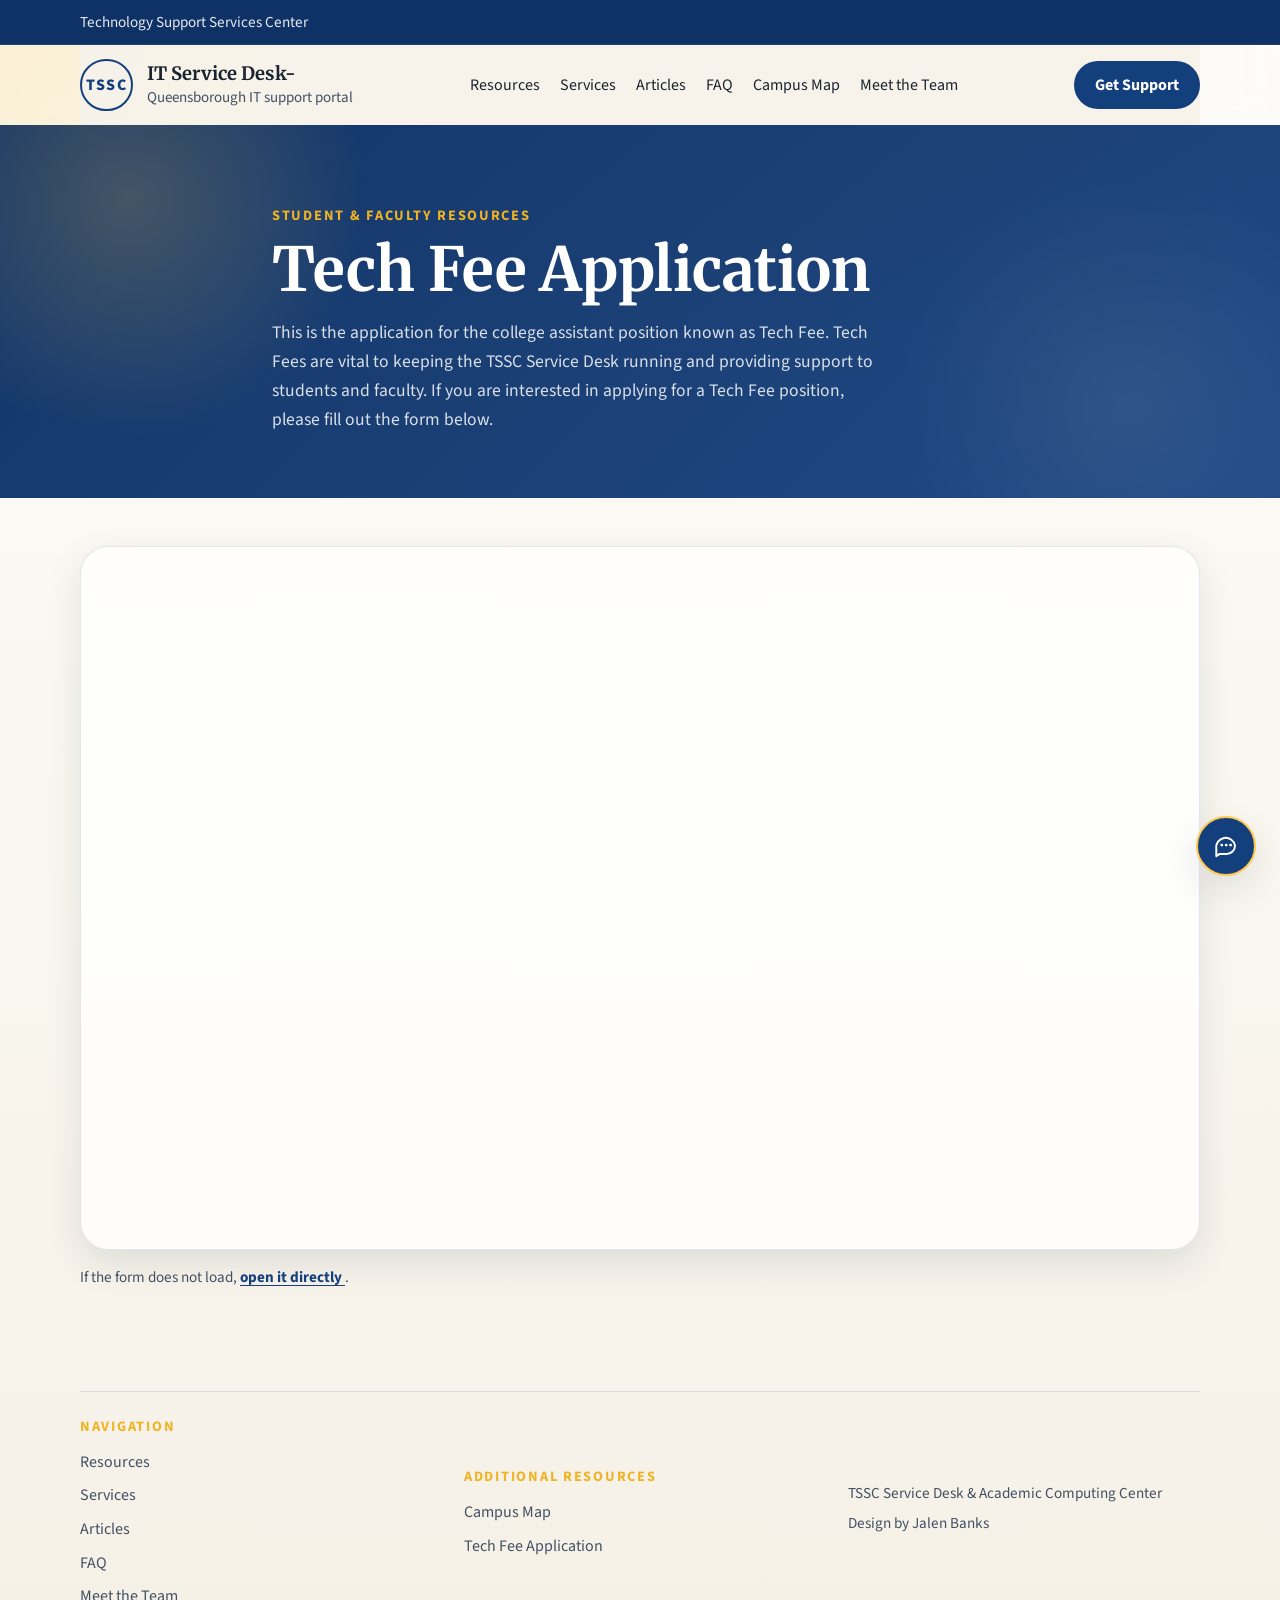
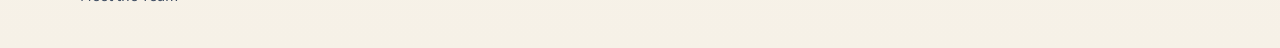
<file: tech-fee-application.html>
<!DOCTYPE html>
<html lang="en">
  <head>
    <meta charset="UTF-8" />
    <meta name="viewport" content="width=device-width, initial-scale=1.0" />

    <title>Tech Fee Application – TSSC Service Desk</title>

    <meta
      name="description"
      content="Apply for Tech Fee funding at Queensborough Community College. Submit your application through the TSSC Service Desk portal."
    />

    <link rel="preconnect" href="https://fonts.googleapis.com" />
    <link rel="preconnect" href="https://fonts.gstatic.com" crossorigin />

    <link
      href="https://fonts.googleapis.com/css2?family=Merriweather:wght@400;700;900&family=Source+Sans+3:wght@400;600;700&display=swap"
      rel="stylesheet"
    />

    <link rel="stylesheet" href="css/styles.css" />
    <link rel="stylesheet" href="css/tech-fee-application.css" />
    <link rel="stylesheet" href="css/chatbot.css" />
  </head>

  <body>
    <!-- =====================================================================
         GLOBAL HEADER
         ===================================================================== -->

    <header class="site-header">
      <div class="utility-bar">
        <div class="utility-bar__inner container">
          <p>Technology Support Services Center</p>
        </div>
      </div>

      <div class="brand-bar container">
        <a
          class="brand"
          href="index.html"
          aria-label="TSSC IT Service Desk home"
        >
          <span class="brand__seal">TSSC</span>

          <span class="brand__text">
            <strong>IT Service Desk-</strong>
            <span>Queensborough IT support portal</span>
          </span>
        </a>

        <nav class="main-nav" aria-label="Primary navigation">
          <a href="index.html#resources">Resources</a>
          <a href="index.html#services">Services</a>
          <a href="index.html#articles">Articles</a>
          <a href="index.html#faq">FAQ</a>

          <a
            href="https://www.qcc.cuny.edu/map/index.html#/"
            target="_blank"
            rel="noreferrer noopener"
          >
            Campus Map
          </a>

          <a href="meet-the-team.html">Meet the Team</a>
        </nav>

        <a class="header-cta" href="index.html#contact">
          Get Support
        </a>
      </div>
    </header>

    <!-- =====================================================================
         PAGE CONTENT
         ===================================================================== -->

    <main id="main-content">

      <!-- Page hero -->

      <section class="tfa-hero">
        <div class="container tfa-hero__inner">

          <p class="eyebrow">
            Student &amp; Faculty Resources
          </p>

          <h1>
            Tech Fee Application
          </h1>

          <p class="tfa-hero__copy">
            This is the application for the college assistant position known
            as Tech Fee. Tech Fees are vital to keeping the TSSC Service Desk
            running and providing support to students and faculty. If you are
            interested in applying for a Tech Fee position, please fill out
            the form below.
          </p>

        </div>
      </section>

      <!-- Embedded form -->

      <section
        class="tfa-form-section section"
        aria-labelledby="tfa-form-heading"
      >
        <div class="container">

          <h2
            id="tfa-form-heading"
            class="visually-hidden"
          >
            Tech Fee Application Form
          </h2>

          <div class="tfa-form-wrap">

            <script
              type="application/javascript"
              src="https://qcc.cloud.processmaker.net/webentry/143/TSSC_TechFee_Application/embed"
            ></script>

          </div>

          <p class="tfa-fallback">
            If the form does not load,

            <a
              href="https://qcc.cloud.processmaker.net/webentry/143/TSSC_TechFee_Application"
              target="_blank"
              rel="noreferrer noopener"
            >
              open it directly
            </a>.
          </p>

        </div>
      </section>

    </main>

    <!-- =====================================================================
         GLOBAL FOOTER
         ===================================================================== -->

    <footer class="site-footer">
      <div class="container site-footer__inner">

        <div class="footer-section footer-section--nav">
          <h3 class="footer-section-title">
            Navigation
          </h3>

          <nav
            class="footer-nav"
            aria-label="Footer navigation"
          >
            <a href="index.html#resources">Resources</a>
            <a href="index.html#services">Services</a>
            <a href="index.html#articles">Articles</a>
            <a href="index.html#faq">FAQ</a>
            <a href="meet-the-team.html">Meet the Team</a>
          </nav>
        </div>

        <div class="footer-section footer-section--info">
          <h3 class="footer-section-title">
            Additional Resources
          </h3>

          <nav
            class="footer-nav"
            aria-label="Additional resources"
          >
            <a
              href="https://www.qcc.cuny.edu/map/index.html#/"
              aria-label="Link to school campus map"
              target="_blank"
              rel="noreferrer noopener"
            >
              Campus Map
            </a>

            <a
              href="tech-fee-application.html"
              aria-current="page"
            >
              Tech Fee Application
            </a>
          </nav>
        </div>

        <div class="footer-section footer-section--meta">
          <p>
            TSSC Service Desk &amp; Academic Computing Center
          </p>

          <p>
            Design by Jalen Banks
          </p>
        </div>

      </div>
    </footer>

    <div class="it-chat__backdrop" id="itChatBackdrop" aria-hidden="true" hidden></div>
    <button
      class="it-chat__launcher"
      id="itChatLauncher"
      type="button"
      aria-label="Open IT Help Assistant"
      aria-expanded="false"
      aria-controls="itChatPanel"
    >
      <svg aria-hidden="true" viewBox="0 0 24 24" focusable="false">
        <path d="M20 11.5a7.5 7.5 0 0 1-7.5 7.5H6l-3 2v-6.5A7.5 7.5 0 1 1 20 11.5Z" />
        <path d="M8 11h.01M12 11h.01M16 11h.01" />
      </svg>
    </button>

    <section
      class="it-chat__panel"
      id="itChatPanel"
      role="dialog"
      aria-modal="true"
      aria-labelledby="itChatTitle"
      aria-hidden="true"
      hidden
    >
      <header class="it-chat__header">
        <div>
          <h2 id="itChatTitle">IT Help Assistant</h2>
          <p><span class="it-chat__online-dot" aria-hidden="true"></span>Online</p>
        </div>
        <button class="it-chat__close" id="itChatClose" type="button" aria-label="Close IT Help Assistant">
          <svg aria-hidden="true" viewBox="0 0 24 24" focusable="false">
            <path d="m6 6 12 12M18 6 6 18" />
          </svg>
        </button>
      </header>

      <div class="it-chat__messages" id="itChatMessages" aria-live="polite" aria-relevant="additions text">
        <div class="it-chat__typing" id="itChatTyping" role="status" aria-label="Assistant is typing" hidden>
          <span></span><span></span><span></span>
        </div>
      </div>

      <form class="it-chat__composer" id="itChatForm">
        <label class="visually-hidden" for="itChatInput">Message the IT Help Assistant</label>
        <textarea id="itChatInput" rows="1" maxlength="2000" placeholder="Write a message..." required></textarea>
        <button id="itChatSend" type="submit" aria-label="Send message">
          <svg aria-hidden="true" viewBox="0 0 24 24" focusable="false">
            <path d="m22 2-7 20-4-9-9-4Z" />
            <path d="M22 2 11 13" />
          </svg>
        </button>
      </form>
    </section>

    <script src="js/chatbot.js"></script>
  </body>
</html>
</file>
<file: css/styles.css>
:root {
  --navy-950: #0f3266;
  --navy-900: #143f7d;
  --navy-800: #224f97;
  --gold-500: #f0b323;
  --gold-400: #ffc94d;
  --cream-100: #f7f3ea;
  --stone-200: #e2ded5;
  --ink-900: #1b2330;
  --ink-700: #425064;
  --white: #ffffff;
  --shadow-lg: 0 24px 70px rgba(12, 34, 69, 0.16);
  --shadow-md: 0 14px 36px rgba(12, 34, 69, 0.1);
  --radius-lg: 28px;
  --radius-md: 20px;
  --radius-sm: 14px;
}

* {
  box-sizing: border-box;
}

html {
  scroll-behavior: smooth;
}

body {
  margin: 0;
  font-family: "Source Sans 3", sans-serif;
  color: var(--ink-900);
  background:
    radial-gradient(circle at top left, rgba(240, 179, 35, 0.18), transparent 24%),
    linear-gradient(180deg, #fdfcf8 0%, #f6f1e7 100%);
}

a {
  color: inherit;
  text-decoration: none;
}

button,
input {
  font: inherit;
}

.container {
  width: min(1120px, calc(100% - 2rem));
  margin: 0 auto;
}

.section {
  padding: 5rem 0;
}

.eyebrow {
  margin: 0 0 0.75rem;
  font-size: 0.9rem;
  font-weight: 700;
  letter-spacing: 0.12em;
  text-transform: uppercase;
  color: var(--gold-500);
}

.visually-hidden {
  position: absolute;
  width: 1px;
  height: 1px;
  padding: 0;
  margin: -1px;
  overflow: hidden;
  clip: rect(0, 0, 0, 0);
  white-space: nowrap;
  border: 0;
}

.site-header {
  position: sticky;
  top: 0;
  z-index: 10;
  backdrop-filter: blur(18px);
}

.utility-bar {
  background: var(--navy-950);
  color: rgba(255, 255, 255, 0.9);
  border-bottom: 1px solid rgba(255, 255, 255, 0.08);
}

.utility-bar__inner,
.brand-bar,
.main-nav,
.popular-searches,
.site-footer__inner {
  display: flex;
  align-items: center;
}

.utility-bar__inner {
  justify-content: space-between;
  gap: 1rem;
  min-height: 2.75rem;
  font-size: 0.95rem;
}

.utility-bar__inner p,
.site-footer__inner p {
  margin: 0;
}

.utility-bar nav,
.main-nav {
  gap: 1.25rem;
}

.utility-bar a:hover,
.main-nav a:hover {
  color: var(--gold-400);
}

.brand-bar {
  justify-content: space-between;
  gap: 1rem;
  min-height: 5rem;
  background: rgba(247, 243, 234, 0.93);
}

.brand {
  display: inline-flex;
  align-items: center;
  gap: 0.9rem;
}

.brand__seal {
  display: grid;
  place-items: center;
  width: 3.3rem;
  height: 3.3rem;
  border-radius: 50%;
  border: 2px solid var(--navy-900);
  color: var(--navy-900);
  font-weight: 800;
  letter-spacing: 0.08em;
}

.brand__text {
  display: grid;
  gap: 0.18rem;
}

.brand__text strong,
.hero h1,
.section-heading h2,
.article-layout__intro h2,
.contact-panel h2,
.status-card h2 {
  font-family: "Merriweather", serif;
}

.brand__text strong {
  font-size: 1.15rem;
}

.brand__text span {
  color: var(--ink-700);
  font-size: 0.94rem;
}

.header-cta,
.search-panel button,
.resource-card button {
  display: inline-flex;
  align-items: center;
  justify-content: center;
  border: 0;
  border-radius: 999px;
  cursor: pointer;
  transition: transform 160ms ease, background-color 160ms ease, color 160ms ease;
}

.header-cta {
  padding: 0.8rem 1.3rem;
  background: var(--navy-900);
  color: var(--white);
  font-weight: 700;
}

.header-cta:hover,
.search-panel button:hover,
.resource-card button:hover,
.chip:hover {
  transform: translateY(-1px);
}

.hero {
  position: relative;
  overflow: clip;
  padding: 5.5rem 0 4.5rem;
  background:
    linear-gradient(135deg, rgba(15, 50, 102, 0.98), rgba(19, 63, 125, 0.94)),
    linear-gradient(180deg, rgba(240, 179, 35, 0.24), transparent 60%);
  color: var(--white);
}

.hero__backdrop {
  position: absolute;
  inset: 0;
  background:
    radial-gradient(circle at 12% 20%, rgba(255, 201, 77, 0.22), transparent 18%),
    radial-gradient(circle at 85% 78%, rgba(255, 255, 255, 0.08), transparent 18%),
    linear-gradient(90deg, transparent 0%, rgba(255, 255, 255, 0.03) 100%);
}

.hero__grid {
  position: relative;
  display: grid;
  grid-template-columns: minmax(0, 1.35fr) minmax(280px, 0.85fr);
  gap: 2rem;
  align-items: end;
}

.hero__content {
  max-width: 46rem;
}

.hero h1 {
  margin: 0;
  font-size: clamp(2.75rem, 6vw, 4.6rem);
  line-height: 1.03;
}

.hero__copy,
.section-heading p,
.article-layout__intro p,
.contact-panel p,
.faq-answer p,
.resource-card p,
.article-card p {
  font-size: 1.1rem;
  line-height: 1.65;
}

.hero__copy {
  max-width: 38rem;
  margin: 1rem 0 2rem;
  color: rgba(255, 255, 255, 0.84);
}

.search-panel {
  display: flex;
  gap: 0.85rem;
  padding: 0.85rem;
  border-radius: calc(var(--radius-lg) + 0.4rem);
  background: rgba(255, 255, 255, 0.08);
  box-shadow: var(--shadow-lg);
}

.search-panel input {
  width: 100%;
  min-width: 0;
  padding: 1rem 1.15rem;
  border: 0;
  border-radius: calc(var(--radius-md) - 0.2rem);
  background: var(--white);
  color: var(--ink-900);
}

.search-panel input:focus,
.faq-question:focus-visible,
.chip:focus-visible,
.resource-card button:focus-visible,
.header-cta:focus-visible,
.search-panel button:focus-visible {
  outline: 3px solid rgba(255, 201, 77, 0.85);
  outline-offset: 2px;
}

.search-panel button {
  min-width: 9rem;
  padding: 0 1.4rem;
  background: var(--gold-500);
  color: var(--navy-950);
  font-weight: 800;
}

.popular-searches {
  flex-wrap: wrap;
  gap: 0.65rem;
  margin-top: 1rem;
  color: rgba(255, 255, 255, 0.9);
}

.chip {
  padding: 0.45rem 0.8rem;
  border: 1px solid rgba(255, 255, 255, 0.22);
  border-radius: 999px;
  background: rgba(255, 255, 255, 0.06);
  color: var(--white);
  cursor: pointer;
}

.status-card {
  padding: 1.75rem;
  border-radius: var(--radius-lg);
  background: rgba(255, 255, 255, 0.1);
  border: 1px solid rgba(255, 255, 255, 0.12);
  box-shadow: var(--shadow-lg);
}

.status-card__label {
  margin: 0 0 0.5rem;
  font-size: 0.85rem;
  font-weight: 700;
  letter-spacing: 0.12em;
  text-transform: uppercase;
  color: var(--gold-400);
}

.status-card h2 {
  margin: 0;
  font-size: 1.7rem;
  line-height: 1.3;
}

.status-card ul {
  margin: 1.2rem 0 1.6rem;
  padding: 0;
  list-style: none;
}

.status-card li {
  display: flex;
  align-items: center;
  gap: 0.75rem;
  margin-bottom: 0.85rem;
}

.status-card li span {
  width: 0.9rem;
  height: 0.9rem;
  border-radius: 50%;
  background: linear-gradient(135deg, #79e0ac, #37b36d);
  box-shadow: 0 0 0 6px rgba(121, 224, 172, 0.12);
}

.status-card a {
  color: var(--gold-400);
  font-weight: 700;
}

.section-heading {
  max-width: 46rem;
  margin-bottom: 2.2rem;
}

.section-heading h2,
.article-layout__intro h2,
.contact-panel h2 {
  margin: 0;
  color: var(--navy-950);
  font-size: clamp(2rem, 4vw, 3rem);
  line-height: 1.1;
}

.section-heading p,
.article-layout__intro p,
.contact-panel p {
  color: var(--ink-700);
}

.card-grid {
  display: grid;
  grid-template-columns: repeat(3, minmax(0, 1fr));
  gap: 1.4rem;
}

.resource-card,
.article-card,
.contact-panel {
  background: rgba(255, 255, 255, 0.76);
  border: 1px solid rgba(20, 63, 125, 0.12);
  box-shadow: var(--shadow-md);
}

.resource-card {
  display: grid;
  gap: 0.9rem;
  padding: 1.7rem;
  border-radius: var(--radius-md);
  transition: transform 180ms ease, border-color 180ms ease;
}

.resource-card:hover {
  transform: translateY(-4px);
  border-color: rgba(20, 63, 125, 0.28);
}

.resource-card__icon {
  display: inline-flex;
  align-items: center;
  justify-content: center;
  width: 3rem;
  height: 3rem;
  border-radius: 50%;
  background: rgba(20, 63, 125, 0.08);
  color: var(--navy-900);
  font-weight: 800;
}

.resource-card h3,
.article-card h3,
.faq-question {
  margin: 0;
  font-size: 1.55rem;
}

.resource-card button {
  justify-self: start;
  padding: 0;
  background: transparent;
  color: var(--navy-900);
  font-weight: 700;
}

.article-layout {
  display: flex;
  align-items: end;
  justify-content: space-between;
  gap: 2rem;
  margin-bottom: 2rem;
}

.article-layout__meta {
  color: var(--navy-900);
  font-weight: 700;
}

.article-list {
  display: grid;
  grid-template-columns: repeat(2, minmax(0, 1fr));
  gap: 1.25rem;
}

.article-card {
  padding: 1.5rem;
  border-radius: var(--radius-md);
}

.article-card h3 {
  font-family: "Merriweather", serif;
  color: var(--navy-950);
  font-size: 1.35rem;
}

.article-card p {
  margin: 0.7rem 0 1rem;
  color: var(--ink-700);
}

.article-card__meta {
  display: flex;
  align-items: center;
  justify-content: space-between;
  gap: 1rem;
  font-size: 0.95rem;
  color: var(--navy-900);
}

.article-card__tag {
  display: inline-flex;
  align-items: center;
  padding: 0.32rem 0.7rem;
  border-radius: 999px;
  background: rgba(240, 179, 35, 0.16);
  color: #8e6200;
  font-weight: 700;
}

.faq-list {
  display: grid;
  gap: 1rem;
}

.faq-item {
  border-radius: var(--radius-sm);
  border: 1px solid rgba(20, 63, 125, 0.12);
  background: rgba(255, 255, 255, 0.78);
  overflow: hidden;
}

.faq-question {
  width: 100%;
  padding: 1.25rem 1.5rem;
  border: 0;
  background: transparent;
  color: var(--navy-950);
  text-align: left;
  cursor: pointer;
}

.faq-answer {
  display: grid;
  grid-template-rows: 0fr;
  transition: grid-template-rows 220ms ease;
}

.faq-answer p {
  overflow: hidden;
  margin: 0;
  padding: 0 1.5rem 0;
  color: var(--ink-700);
}

.faq-item.is-open .faq-answer {
  grid-template-rows: 1fr;
}

.faq-item.is-open .faq-answer p {
  padding-bottom: 1.4rem;
}

.contact-panel {
  display: flex;
  align-items: stretch;
  justify-content: space-between;
  gap: 2.5rem;
  padding: 2.4rem;
  border-radius: var(--radius-lg);
}

.contact-actions {
  display: grid;
  gap: 1.1rem;
  width: min(100%, 22rem);
  flex: 0 0 22rem;
  padding: 1.2rem;
  border-radius: var(--radius-md);
  background: linear-gradient(180deg, rgba(20, 63, 125, 0.98), rgba(15, 50, 102, 0.98));
  color: var(--white);
}

.contact-card {
  display: grid;
  gap: 0.7rem;
  padding: 1.15rem;
  border-radius: 1rem;
  background: rgba(255, 255, 255, 0.12);
  border: 1px solid rgba(255, 255, 255, 0.16);
}

.contact-card--primary {
  background: linear-gradient(180deg, rgba(240, 179, 35, 0.2), rgba(240, 179, 35, 0.08));
  border-color: rgba(255, 201, 77, 0.45);
}

.contact-card__eyebrow {
  margin: 0;
  font-size: 1.15rem;
  font-weight: 800;
  letter-spacing: 0.01em;
  line-height: 1.3;
  text-transform: none;
  color: #ffffff !important;
  opacity: 1 !important;
  -webkit-text-fill-color: #ffffff;
  text-shadow: 0 1px 1px rgba(0, 0, 0, 0.12);
}

.contact-hours {
  font-size: 0.95rem;
  color: rgba(255, 255, 255, 0.84);
  font-weight: 500;
}

.contact-actions a,
.contact-actions span {
  font-size: 1.08rem;
  line-height: 1.55;
}

.contact-actions a {
  color: var(--white);
  font-weight: 700;
}

.contact-ticket-link {
  display: inline-flex;
  align-items: center;
  justify-content: center;
  width: 100%;
  min-height: 3.6rem;
  padding: 0.95rem 1.2rem;
  border-radius: 999px;
  background: var(--gold-500);
  color: var(--navy-950);
  box-shadow: 0 10px 24px rgba(0, 0, 0, 0.18);
  font-size: 1.08rem;
}

.contact-ticket-link::after {
  content: " ->";
  margin-left: 0.45rem;
}

.contact-actions span {
  margin: 0;
  color: rgba(255, 255, 255, 0.94);
}

.site-footer {
  padding: 1.5rem 0 2.5rem;
  color: var(--ink-700);
}

.site-footer__inner {
  display: grid;
  grid-template-columns: repeat(3, 1fr);
  gap: 2rem;
  padding-top: 1.5rem;
  border-top: 1px solid rgba(20, 63, 125, 0.12);
}

.footer-section-title {
  margin: 0 0 0.8rem;
  font-size: 0.9rem;
  font-weight: 700;
  letter-spacing: 0.12em;
  text-transform: uppercase;
  color: var(--gold-500);
}

.footer-nav {
  display: grid;
  grid-template-columns: 1fr;
  gap: 0.6rem;
}

.footer-nav a {
  display: block;
  font-size: 1rem;
  line-height: 1.5;
  color: var(--ink-700);
  transition: color 160ms ease;
}

.footer-nav a:hover {
  color: var(--gold-500);
}

.footer-section--meta p {
  margin: 0 0 0.5rem;
  font-size: 0.95rem;
}

@media (max-width: 980px) {
  .hero__grid,
  .card-grid,
  .article-list,
  .contact-panel,
  .article-layout {
    grid-template-columns: 1fr;
    flex-direction: column;
  }

  .brand-bar {
    flex-wrap: wrap;
    padding: 0.8rem 0 1rem;
  }

  .header-cta {
    margin-left: auto;
  }

  .main-nav {
    order: 3;
    flex-wrap: wrap;
    width: 100%;
  }

  .site-footer__inner {
    grid-template-columns: 1fr;
  }

  .contact-panel,
  .article-layout {
    align-items: flex-start;
  }

  .contact-actions {
    width: 100%;
    max-width: none;
    flex-basis: auto;
  }
}

@media (max-width: 860px) {
  .container {
    width: min(1120px, calc(100% - 1.5rem));
  }

  .main-nav {
    gap: 0.9rem;
  }

  .main-nav a {
    font-size: 0.95rem;
  }

  .status-card h2 {
    font-size: 1.45rem;
  }

  .resource-card,
  .article-card {
    padding: 1.35rem;
  }

  .article-card__meta {
    flex-wrap: wrap;
  }

  .contact-panel {
    padding: 1.8rem;
    gap: 1.4rem;
  }

  .contact-actions a,
  .contact-actions span {
    font-size: 1rem;
  }

  .site-footer__inner {
    gap: 1.4rem;
  }
}

@media (max-width: 720px) {
  .section {
    padding: 4rem 0;
  }

  .container {
    width: min(1120px, calc(100% - 1.1rem));
  }

  .brand-bar {
    gap: 0.8rem;
  }

  .brand {
    width: 100%;
  }

  .brand__seal {
    width: 2.9rem;
    height: 2.9rem;
  }

  .brand__text strong {
    font-size: 1rem;
  }

  .brand__text span {
    font-size: 0.85rem;
  }

  .main-nav {
    gap: 0.7rem 0.95rem;
  }

  .main-nav a {
    font-size: 0.92rem;
  }

  .header-cta {
    width: 100%;
    margin-left: 0;
  }

  .utility-bar__inner,
  .search-panel,
  .popular-searches {
    flex-direction: column;
    align-items: flex-start;
  }

  .utility-bar__inner {
    padding: 0.65rem 0;
  }

  .search-panel {
    width: 100%;
  }

  .search-panel button {
    width: 100%;
    min-height: 3.3rem;
  }

  .hero__copy,
  .section-heading p,
  .article-layout__intro p,
  .contact-panel p,
  .faq-answer p,
  .resource-card p,
  .article-card p {
    font-size: 1rem;
    line-height: 1.55;
  }

  .hero {
    padding-top: 4.5rem;
  }

  .hero h1 {
    font-size: 2.5rem;
  }

  .brand {
    align-items: flex-start;
  }

  .resource-card h3,
  .faq-question {
    font-size: 1.35rem;
  }

  .contact-ticket-link {
    min-height: 3.25rem;
    font-size: 1rem;
  }

  .footer-section-title {
    margin-bottom: 0.55rem;
  }

  .footer-nav {
    gap: 0.45rem;
  }
}

@media (max-width: 480px) {
  .section {
    padding: 3.4rem 0;
  }

  .utility-bar__inner {
    font-size: 0.88rem;
  }

  .hero {
    padding: 4rem 0 3.3rem;
  }

  .hero h1 {
    font-size: 2.05rem;
  }

  .chip {
    font-size: 0.9rem;
  }

  .status-card,
  .resource-card,
  .article-card,
  .contact-panel,
  .contact-actions,
  .contact-card {
    padding: 1rem;
  }

  .faq-question {
    padding: 1rem;
    font-size: 1.2rem;
  }

  .faq-answer p {
    padding-inline: 1rem;
  }

  .faq-item.is-open .faq-answer p {
    padding-bottom: 1rem;
  }

  .site-footer {
    padding: 1.1rem 0 2rem;
  }

  .site-footer__inner {
    padding-top: 1.1rem;
    gap: 1.1rem;
  }
}
</file>
<file: css/chatbot.css>
.it-chat__launcher,
.it-chat__close,
.it-chat__composer button {
  display: grid;
  place-items: center;
  border: 0;
  cursor: pointer;
}

.it-chat__backdrop {
  position: fixed;
  inset: 0;
  z-index: 1000;
  background: rgba(15, 35, 62, 0.28);
}

.it-chat__backdrop[hidden] {
  display: none;
}

.it-chat__launcher {
  position: fixed;
  right: 1.5rem;
  bottom: 1.5rem;
  z-index: 1001;
  width: 3.75rem;
  height: 3.75rem;
  border: 2px solid var(--gold-400);
  border-radius: 50%;
  background: var(--navy-900);
  color: var(--white);
  box-shadow: var(--shadow-md);
  transition: transform 160ms ease, background-color 160ms ease;
}

.it-chat__launcher:hover {
  transform: translateY(-2px);
  background: var(--navy-950);
}

.it-chat__launcher svg {
  width: 1.65rem;
  fill: none;
  stroke: currentColor;
  stroke-linecap: round;
  stroke-linejoin: round;
  stroke-width: 1.8;
}

.it-chat__launcher svg path:last-child {
  stroke-width: 2.6;
}

.it-chat__panel {
  position: fixed;
  right: 1.5rem;
  bottom: 6rem;
  z-index: 1002;
  display: grid;
  grid-template-rows: auto auto minmax(0, 1fr) auto;
  width: min(400px, calc(100vw - 2rem));
  height: min(680px, calc(100vh - 8rem));
  height: min(680px, calc(100dvh - 8rem));
  min-height: min(350px, calc(100vh - 8rem));
  min-height: min(350px, calc(100dvh - 8rem));
  overflow: hidden;
  border: 1px solid var(--stone-200);
  border-radius: var(--radius-md);
  background: var(--white);
  box-shadow: var(--shadow-lg);
  color: var(--ink-900);
}

.it-chat__panel[hidden] {
  display: none;
}

.it-chat__handoff-banner {
  padding: 0.65rem 1rem;
  border-bottom: 1px solid #c9dfd0;
  background: #eef7f0;
  color: #245b39;
  font-size: 0.88rem;
  line-height: 1.4;
}

.it-chat__handoff-banner[hidden] {
  display: none;
}

.it-chat__header {
  display: flex;
  align-items: center;
  justify-content: space-between;
  gap: 1rem;
  padding: 1rem 1.15rem;
  background: var(--navy-950);
  color: var(--white);
}

.it-chat__header h2 {
  margin: 0;
  font-family: "Merriweather", serif;
  font-size: 1rem;
  line-height: 1.4;
}

.it-chat__header p {
  display: flex;
  align-items: center;
  gap: 0.4rem;
  margin: 0.2rem 0 0;
  color: rgba(255, 255, 255, 0.82);
  font-size: 0.85rem;
}

.it-chat__online-dot {
  width: 0.5rem;
  height: 0.5rem;
  border-radius: 50%;
  background: #76d39a;
}

.it-chat__close {
  flex: 0 0 auto;
  width: 2.5rem;
  height: 2.5rem;
  border-radius: 50%;
  background: transparent;
  color: var(--white);
}

.it-chat__close:hover {
  background: rgba(255, 255, 255, 0.12);
}

.it-chat__close svg {
  width: 1.25rem;
  fill: none;
  stroke: currentColor;
  stroke-linecap: round;
  stroke-width: 2;
}

.it-chat__messages {
  grid-row: 3;
  display: flex;
  flex-direction: column;
  gap: 0.85rem;
  min-height: 0;
  overflow-y: auto;
  padding: 1rem;
  overscroll-behavior: contain;
  background: #fbfaf7;
  scroll-behavior: smooth;
}

.it-chat__message {
  display: flex;
  flex-direction: column;
  align-items: flex-start;
  gap: 0.25rem;
  max-width: 88%;
  min-width: 0;
}

.it-chat__message--user {
  align-self: flex-end;
  align-items: flex-end;
}

.it-chat__sender {
  padding-inline: 0.2rem;
  color: var(--ink-700);
  font-size: 0.75rem;
  font-weight: 700;
}

.it-chat__bubble {
  max-width: 100%;
  margin: 0;
  padding: 0.7rem 0.85rem;
  border: 1px solid var(--stone-200);
  border-radius: 12px 12px 12px 3px;
  background: var(--white);
  color: var(--ink-900);
  font-size: 0.98rem;
  line-height: 1.5;
  overflow-wrap: anywhere;
  white-space: pre-wrap;
}

.it-chat__message--user .it-chat__bubble {
  border-color: var(--navy-900);
  border-radius: 12px 12px 3px 12px;
  background: var(--navy-900);
  color: var(--white);
}

.it-chat__message--staff .it-chat__bubble {
  border-color: #a8cfb2;
  border-left: 3px solid #398451;
  background: #f1f8f2;
}

.it-chat__message--system {
  align-self: center;
  max-width: 100%;
  align-items: center;
}

.it-chat__system-note {
  margin: 0;
  color: var(--ink-700);
  font-size: 0.82rem;
  font-style: italic;
  text-align: center;
}

.it-chat__message-meta {
  display: flex;
  align-items: baseline;
  gap: 0.45rem;
}

.it-chat__message-time {
  color: var(--ink-700);
  font-size: 0.72rem;
  font-weight: 400;
}

.it-chat__delivery-status,
.it-chat__retry {
  margin: 0;
  padding-inline: 0.2rem;
  color: var(--ink-700);
  font-size: 0.75rem;
}

.it-chat__retry {
  color: #8b352d;
  text-decoration: underline;
  text-underline-offset: 2px;
}

.it-chat__new-messages {
  position: sticky;
  top: 0;
  z-index: 1;
  align-self: center;
  min-height: 2.25rem;
  padding: 0.4rem 0.75rem;
  border: 1px solid var(--navy-900);
  border-radius: 999px;
  background: var(--white);
  color: var(--navy-900);
  font: inherit;
  font-size: 0.82rem;
  cursor: pointer;
}

.it-chat__new-messages[hidden] {
  display: none;
}

.it-chat__actions {
  display: flex;
  flex-wrap: wrap;
  gap: 0.55rem;
  width: 100%;
  margin-top: 0.35rem;
  padding-inline: 0.2rem;
}

.it-chat__action-button {
  display: inline-flex;
  align-items: center;
  justify-content: center;
  min-height: 2.75rem;
  padding: 0.65rem 0.8rem;
  border: 1px solid var(--navy-900);
  border-radius: 999px;
  background: var(--white);
  color: var(--navy-900);
  font-size: 0.92rem;
  font-weight: 700;
  line-height: 1.2;
  text-align: center;
  text-decoration: none;
  transition: background-color 160ms ease, border-color 160ms ease, transform 160ms ease, box-shadow 160ms ease;
  box-shadow: 0 1px 2px rgba(15, 35, 62, 0.08);
}

.it-chat__action-button:hover {
  background: rgba(20, 63, 125, 0.06);
  border-color: var(--navy-800);
  transform: translateY(-1px);
}

.it-chat__action-button:focus-visible {
  outline: 3px solid var(--gold-500);
  outline-offset: 2px;
}

.it-chat__choices {
  display: flex;
  flex-wrap: wrap;
  gap: 0.55rem;
  width: 100%;
  margin-top: 0.35rem;
  padding-inline: 0.2rem;
}

.it-chat__choice-button {
  display: inline-flex;
  align-items: center;
  justify-content: center;
  min-height: 2.75rem;
  padding: 0.65rem 0.8rem;
  border: 1px solid var(--navy-900);
  border-radius: 999px;
  background: var(--white);
  color: var(--navy-900);
  font: inherit;
  font-size: 0.92rem;
  font-weight: 700;
  line-height: 1.2;
  text-align: center;
  cursor: pointer;
  transition: background-color 160ms ease, border-color 160ms ease, transform 160ms ease, box-shadow 160ms ease;
  box-shadow: 0 1px 2px rgba(15, 35, 62, 0.08);
}

.it-chat__choice-button:hover:not(:disabled) {
  background: rgba(20, 63, 125, 0.06);
  border-color: var(--navy-800);
  transform: translateY(-1px);
}

.it-chat__choice-button:disabled {
  opacity: 0.7;
  cursor: not-allowed;
}

.it-chat__choice-button.is-selected {
  background: var(--navy-900);
  border-color: var(--navy-900);
  color: var(--white);
}

.it-chat__choice-button:focus-visible,
.it-chat__contact-link:focus-visible,
.it-chat__contact-actions .it-chat__action-button:focus-visible {
  outline: 3px solid var(--gold-500);
  outline-offset: 2px;
}

.it-chat__contact-card {
  display: flex;
  flex-direction: column;
  gap: 0.65rem;
  width: min(100%, 28rem);
  margin-top: 0.35rem;
  padding: 0.9rem 0.95rem;
  border: 1px solid var(--stone-200);
  border-radius: 12px;
  background: var(--white);
  box-shadow: 0 1px 3px rgba(15, 35, 62, 0.08);
  color: var(--ink-900);
}

.it-chat__contact-title {
  margin: 0;
  color: var(--ink-900);
  font-size: 1rem;
  font-weight: 800;
}

.it-chat__contact-message {
  margin: 0;
  color: var(--ink-700);
  font-size: 0.92rem;
  line-height: 1.5;
}

.it-chat__contact-details {
  display: grid;
  gap: 0.4rem;
  color: var(--ink-900);
  font-size: 0.92rem;
  line-height: 1.45;
}

.it-chat__contact-row {
  display: flex;
  flex-wrap: wrap;
  align-items: center;
  gap: 0.4rem;
}

.it-chat__contact-link,
.it-chat__contact-location {
  color: var(--navy-900);
  word-break: break-word;
}

.it-chat__contact-link {
  text-decoration: underline;
  text-underline-offset: 2px;
}

.it-chat__contact-actions {
  display: flex;
  flex-wrap: wrap;
  gap: 0.55rem;
  margin-top: 0.05rem;
}

.it-chat__typing {
  display: flex;
  align-items: center;
  gap: 0.28rem;
  align-self: flex-start;
  padding: 0.8rem 0.9rem;
  border: 1px solid var(--stone-200);
  border-radius: 12px 12px 12px 3px;
  background: var(--white);
}

.it-chat__typing[hidden] {
  display: none;
}

.it-chat__typing span {
  width: 0.38rem;
  height: 0.38rem;
  border-radius: 50%;
  background: var(--ink-700);
  animation: it-chat-pulse 1s ease-in-out infinite;
}

.it-chat__typing span:nth-child(2) {
  animation-delay: 140ms;
}

.it-chat__typing span:nth-child(3) {
  animation-delay: 280ms;
}

.it-chat__typing-label {
  color: var(--ink-700);
  font-size: 0.85rem;
}

.it-chat__typing--sending > span:not(.it-chat__typing-label) {
  display: none;
}

.it-chat__typing--sending .it-chat__typing-label[hidden] {
  display: none;
}

@keyframes it-chat-pulse {
  0%, 60%, 100% { opacity: 0.4; transform: translateY(0); }
  30% { opacity: 1; transform: translateY(-3px); }
}

.it-chat__composer {
  grid-row: 4;
  display: flex;
  align-items: flex-end;
  gap: 0.65rem;
  padding: 0.85rem;
  border-top: 1px solid var(--stone-200);
  background: var(--white);
}

.it-chat__composer textarea {
  flex: 1;
  min-width: 0;
  max-height: 7rem;
  resize: none;
  overflow-y: auto;
  padding: 0.7rem 0.8rem;
  border: 1px solid #b7bfca;
  border-radius: var(--radius-sm);
  background: var(--white);
  color: var(--ink-900);
  font: inherit;
  line-height: 1.35;
}

.it-chat__composer textarea:focus-visible,
.it-chat__launcher:focus-visible,
.it-chat__close:focus-visible,
.it-chat__composer button:focus-visible {
  outline: 3px solid var(--gold-500);
  outline-offset: 2px;
}

.it-chat__composer button {
  flex: 0 0 auto;
  width: 2.9rem;
  height: 2.9rem;
  border-radius: 10px;
  background: var(--navy-900);
  color: var(--white);
  transition: background-color 160ms ease;
}

.it-chat__composer button:hover:not(:disabled) {
  background: var(--navy-950);
}

.it-chat__composer button:disabled {
  cursor: wait;
  opacity: 0.6;
}

.it-chat__composer button svg {
  width: 1.35rem;
  fill: none;
  stroke: currentColor;
  stroke-linecap: round;
  stroke-linejoin: round;
  stroke-width: 1.8;
}

@media (max-width: 600px) {
  .it-chat__launcher {
    right: max(1rem, env(safe-area-inset-right));
    bottom: max(1rem, env(safe-area-inset-bottom));
  }

  .it-chat__panel {
    right: 0.5rem;
    bottom: calc(5.25rem + env(safe-area-inset-bottom));
    width: calc(100vw - 1rem);
    height: min(700px, calc(100vh - 6rem - env(safe-area-inset-top) - env(safe-area-inset-bottom)));
    height: min(700px, calc(100dvh - 6rem - env(safe-area-inset-top) - env(safe-area-inset-bottom)));
    min-height: 0;
  }

  .it-chat__messages {
    padding: 0.85rem;
  }

  .it-chat__composer {
    padding-bottom: max(0.85rem, env(safe-area-inset-bottom));
  }
}

@media (prefers-reduced-motion: reduce) {
  .it-chat__launcher,
  .it-chat__composer button {
    transition: none;
  }

  .it-chat__messages {
    scroll-behavior: auto;
  }

  .it-chat__typing span {
    animation: none;
  }
}
</file>
<file: css/meet-the-team.css>
/*
 * meet-the-team.css
 * Styles specific to the Meet the Team page.
 * Global design tokens and shared components live in styles.css.
 *
 * MASK EFFECT – static (all users)
 * ──────────────────────────────────
 * .mask-text uses background-clip: text + -webkit-text-fill-color: transparent
 * to clip a CSS gradient to the letterforms. Text remains a real DOM node,
 * fully selectable and readable by screen readers.
 *
 * ANIMATED EFFECT – motion users only
 * ─────────────────────────────────────
 * Inspired by humansand.ai: when prefers-reduced-motion: no-preference,
 * three layered effects activate on the hero heading:
 *
 *  1. gradient-sweep  – a wide (300%) multi-stop aurora gradient whose
 *     background-position animates left→right, creating a slow light-sweep
 *     through the letterforms. Easing: ease-in-out, 5 s, infinite alternate.
 *
 *  2. orb-drift-a / orb-drift-b – two radial-gradient orbs in the hero
 *     backdrop animate their positions via CSS custom-property tweening,
 *     giving the background a slow breathing/aurora feel.
 *
 *  3. hero-reveal – the h1 fades up from 24 px below on page load (0.6 s),
 *     so the heading appears to emerge from the background, matching the
 *     cinematic reveal style of AI-brand hero sections.
 *
 * All three are scoped inside @media (prefers-reduced-motion: no-preference)
 * so users who prefer reduced motion see only the static gradient.
 *
 * Contrast: gradient stops (white, gold-400) both meet WCAG AA on the
 * dark navy hero background.
 */

/* ==========================================================================
   Mask-text utility
   ========================================================================== */
.mask-text {
  /* Gradient travels diagonally: navy at top-left → gold at bottom-right */
  background: linear-gradient(
    135deg,
    var(--navy-900) 0%,
    var(--navy-800) 40%,
    var(--gold-500) 100%
  );

  /* Clip the background to the text shape */
  -webkit-background-clip: text;
  background-clip: text;

  /* Make the default text color transparent so the gradient shows through */
  -webkit-text-fill-color: transparent;
  color: var(--navy-950); /* plain-color fallback for unsupporting browsers */
}

/* ==========================================================================
   Page hero / header
   ========================================================================== */
.team-hero {
  position: relative;
  overflow: clip;
  padding: 5.5rem 0 4.5rem;
  background:
    linear-gradient(135deg, rgba(15, 50, 102, 0.98), rgba(19, 63, 125, 0.94)),
    linear-gradient(180deg, rgba(240, 179, 35, 0.24), transparent 60%);
  color: var(--white);
}

/*
 * The backdrop contains two absolutely-positioned orb <div>s that can be
 * independently animated. The parent is overflow:clip so nothing bleeds out.
 * Static fallback: the orbs are visible as soft radial glows even without
 * animation — identical to the home page hero backdrop look.
 */
.team-hero__backdrop {
  position: absolute;
  inset: 0;
  pointer-events: none;
  /* Soft base layer — always visible */
  background:
    radial-gradient(circle at 12% 20%, rgba(255, 201, 77, 0.12), transparent 20%),
    radial-gradient(circle at 85% 78%, rgba(255, 255, 255, 0.06), transparent 20%);
}

/* Individual orb elements (added to HTML) */
.team-hero__orb-a,
.team-hero__orb-b {
  position: absolute;
  border-radius: 50%;
  pointer-events: none;
  /* will-change prepares the compositor for the transform animation */
  will-change: transform;
}

.team-hero__orb-a {
  width: 36rem;
  height: 36rem;
  top: -8rem;
  left: -6rem;
  background: radial-gradient(circle, rgba(255, 201, 77, 0.22) 0%, transparent 70%);
}

.team-hero__orb-b {
  width: 28rem;
  height: 28rem;
  bottom: -6rem;
  right: -4rem;
  background: radial-gradient(circle, rgba(255, 255, 255, 0.1) 0%, transparent 70%);
}

.team-hero__canvas {
  /* Fills the hero section, sits above the backdrop but below text content */
  position: absolute;
  inset: 0;
  width: 100%;
  height: 100%;
  pointer-events: none; /* mouse events fall through to real content */
  z-index: 1;
  /* Hidden by default; JS enables it only when motion is allowed */
  display: none;
}

.team-hero__inner {
  position: relative;
  z-index: 2; /* text layer above canvas */
  max-width: 46rem;
}

/* Override: in the hero context the heading uses a light gradient
   (white → off-white → gold) so it reads against the dark navy background.
   Static version used by all users, including those who prefer reduced motion. */
.team-hero .mask-text {
  background: linear-gradient(
    100deg,
    #ffffff 0%,
    rgba(255, 255, 255, 0.9) 35%,
    var(--gold-400) 60%,
    #ffffff 80%,
    rgba(255, 201, 77, 0.8) 100%
  );
  background-size: 300% 100%; /* oversized so the sweep has room to travel */
  -webkit-background-clip: text;
  background-clip: text;
  -webkit-text-fill-color: transparent;
  color: var(--white); /* plain-color fallback */
}

.team-hero__inner h1 {
  margin: 0;
  font-family: "Merriweather", serif;
  font-size: clamp(2.75rem, 6vw, 4.2rem);
  line-height: 1.05;
}

/* --------------------------------------------------------------------------
   ANIMATED EFFECTS — only when the user allows motion
   prefers-reduced-motion: no-preference means "I'm fine with motion"
   -------------------------------------------------------------------------- */

/*
 * Keyframe 1 – gradient-sweep
 * Slides the oversized background left→right so the gradient
 * appears to slowly flow through the text letterforms.
 * background-position: 0% = gradient start at left edge
 *                     100% = gradient start shifted fully right
 */
@keyframes gradient-sweep {
  0%   { background-position: 0% 50%; }
  100% { background-position: 100% 50%; }
}

/*
 * Keyframe 2 – hero-reveal
 * Fades the heading up from slight offset on load.
 * Mimics the cinematic entrance seen on AI-brand hero sections.
 */
@keyframes hero-reveal {
  from {
    opacity: 0;
    transform: translateY(24px);
  }
  to {
    opacity: 1;
    transform: translateY(0);
  }
}

/*
 * Keyframe 3a / 3b – orb drift
 * Two backdrop orbs drift slowly on independent paths,
 * creating a breathing aurora behind the hero text.
 */
@keyframes orb-drift-a {
  0%   { transform: translate(0, 0) scale(1); }
  33%  { transform: translate(3%, 2%) scale(1.08); }
  66%  { transform: translate(-2%, 4%) scale(0.96); }
  100% { transform: translate(0, 0) scale(1); }
}

@keyframes orb-drift-b {
  0%   { transform: translate(0, 0) scale(1); }
  40%  { transform: translate(-4%, -3%) scale(1.1); }
  70%  { transform: translate(3%, -1%) scale(0.94); }
  100% { transform: translate(0, 0) scale(1); }
}

@media (prefers-reduced-motion: no-preference) {
  /* 1. Animated gradient sweep through the heading text */
  .team-hero .mask-text {
    animation: gradient-sweep 5s ease-in-out infinite alternate;
  }

  /* 2. Cinematic fade-up reveal for the heading on page load */
  .team-hero__inner h1 {
    animation: hero-reveal 0.7s cubic-bezier(0.22, 1, 0.36, 1) both;
  }

  /* Stagger the eyebrow and copy in after the heading */
  .team-hero__inner .eyebrow {
    animation: hero-reveal 0.6s 0.1s cubic-bezier(0.22, 1, 0.36, 1) both;
  }

  .team-hero__copy {
    animation: hero-reveal 0.6s 0.25s cubic-bezier(0.22, 1, 0.36, 1) both;
  }

  /* 3. Drifting orbs in the hero backdrop */
  .team-hero__orb-a {
    animation: orb-drift-a 12s ease-in-out infinite;
  }

  .team-hero__orb-b {
    animation: orb-drift-b 16s ease-in-out infinite;
  }
}

.team-hero__copy {
  max-width: 38rem;
  margin: 1rem 0 0;
  font-size: 1.1rem;
  line-height: 1.65;
  color: rgba(255, 255, 255, 0.84);
}

/* ==========================================================================
   Team grid
   ========================================================================== */
.team-section {
  background: transparent; /* inherits the page body gradient */
}

.team-directory-group {
  margin-top: 2rem;
}

.team-directory-group + .team-directory-group {
  margin-top: 3rem;
  padding-top: 2rem;
  border-top: 1px solid rgba(20, 63, 125, 0.18);
}

.team-directory-group h3 {
  margin: 0 0 1.25rem;
  font-family: "Merriweather", serif;
  font-size: 1.35rem;
  color: var(--navy-900);
}

/*
 * Grid layout:
 *   Single column at all breakpoints so each card occupies its own row.
 */
.team-grid {
  display: grid;
  grid-template-columns: 1fr;
  justify-items: center;
  gap: 1.5rem;
  list-style: none;
  margin: 0;
  padding: 0;
}

.team-grid > li {
  display: flex;
  width: min(100%, 46rem);
}

.team-grid-status {
  margin: 1rem 0 0;
  color: var(--ink-700);
  font-size: 0.95rem;
}

/* ==========================================================================
   Team member card
   ========================================================================== */
.team-card {
  display: flex;
  flex-direction: column;
  gap: 0;
  padding: 0;
  width: 100%;
  min-height: 43rem;
  height: auto;
  overflow: hidden;
  border-radius: var(--radius-md);
  background: rgba(255, 255, 255, 0.82);
  border: 1px solid rgba(20, 63, 125, 0.12);
  box-shadow: var(--shadow-md);
  /* Smooth lift on hover/focus — motion is static so no reduced-motion
     concern, but we keep the transition subtle (180 ms). */
  transition: transform 180ms ease, border-color 180ms ease;
}

/* Hover + keyboard-focus lift */
.team-card:hover,
.team-card:focus {
  transform: translateY(-4px);
  border-color: rgba(20, 63, 125, 0.28);
}

/* Visible focus ring for keyboard navigation (WCAG 2.4.7) */
.team-card:focus-visible {
  outline: 3px solid rgba(255, 201, 77, 0.85);
  outline-offset: 3px;
}

/* Remove the default :focus ring so only :focus-visible shows */
.team-card:focus:not(:focus-visible) {
  outline: none;
}

/* --------------------------------------------------------------------------
   Photo
   -------------------------------------------------------------------------- */
.team-card__photo-wrap {
  flex: 0 0 auto;
  width: 100%;
  aspect-ratio: 4 / 3;
  min-height: 0;
  overflow: hidden;
  background: rgba(20, 63, 125, 0.05);
}

.team-card__photo {
  display: block;
  width: 100%;
  height: 100%;
  border-radius: 0;
  object-fit: cover;
  object-position: center 20%;
  border: 0;
}

/* --------------------------------------------------------------------------
   Card body text
   -------------------------------------------------------------------------- */
.team-card__body {
  display: grid;
  gap: 0.45rem;
  grid-template-rows: auto auto 1fr auto auto;
  align-content: start;
  flex: 1 1 42%;
  padding: 0.9rem 1.1rem 1rem;
}

/*
 * Name: .mask-text is applied in HTML. The gradient (navy → gold) has
 * sufficient contrast against the white card background at this font size.
 */
.team-card__name {
  margin: 0;
  font-family: "Merriweather", serif;
  font-size: 1.25rem;
  line-height: 1.2;
}

.team-card__role {
  margin: 0;
  font-size: 0.88rem;
  font-weight: 700;
  letter-spacing: 0.06em;
  text-transform: uppercase;
  color: var(--ink-700);
}

.team-card__bio {
  margin: 0.1rem 0 0;
  font-size: 0.95rem;
  line-height: 1.5;
  color: var(--ink-700);
  overflow: hidden;
  display: -webkit-box;
  line-clamp: 6;
  -webkit-line-clamp: 6;
  -webkit-box-orient: vertical;
}

.team-card__fun {
  margin-top: 0.2rem;
  padding-top: 0.55rem;
  border-top: 1px solid rgba(20, 63, 125, 0.14);
}

.team-card__fun-title {
  margin: 0;
  font-size: 0.8rem;
  font-weight: 700;
  letter-spacing: 0.06em;
  text-transform: uppercase;
  color: var(--ink-700);
}

.team-card__fun-text {
  margin: 0.25rem 0 0;
  font-size: 0.92rem;
  line-height: 1.45;
  color: var(--ink-700);
  overflow: hidden;
  display: -webkit-box;
  line-clamp: 3;
  -webkit-line-clamp: 3;
  -webkit-box-orient: vertical;
}

.team-card__email {
  display: inline-block;
  margin-top: 0.25rem;
  font-size: 0.92rem;
  font-weight: 700;
  color: var(--navy-900);
  text-decoration: underline;
  text-underline-offset: 3px;
  white-space: nowrap;
  overflow: hidden;
  text-overflow: ellipsis;
}

.team-card__email:hover,
.team-card__email:focus-visible {
  color: var(--navy-800);
}

.team-card__email:focus-visible {
  outline: 3px solid rgba(255, 201, 77, 0.85);
  outline-offset: 2px;
  border-radius: 2px;
}

/* ==========================================================================
   Responsive breakpoints
   ========================================================================== */

/* Tablet / medium: 2-column grid already handles this well.
   At < 900 px keep 2 columns but let cards stack vertically if needed. */
@media (max-width: 900px) {
  .team-card {
    min-height: 37rem;
    height: auto;
  }
}

/* Keep single-column layout on narrow phones */
@media (max-width: 600px) {
  .team-hero__inner h1 {
    font-size: 2.5rem;
  }
}

/* Defined breakpoint: allow long text to wrap onto the next line cleanly */
@media (max-width: 760px) {
  .team-grid > li {
    width: 100%;
  }

  .team-card {
    min-height: 0;
    height: auto;
  }

  .team-card__photo-wrap {
    min-height: 15rem;
    max-height: 19rem;
  }

  .team-card__body {
    padding: 0.95rem 1rem 1rem;
  }

  .team-card__email {
    white-space: normal;
    overflow-wrap: anywhere;
    text-overflow: clip;
  }
}

@media (max-width: 480px) {
  .team-hero__inner h1 {
    font-size: 2.05rem;
  }

  .team-hero__copy {
    font-size: 1rem;
    line-height: 1.55;
  }

  .team-directory-group {
    margin-top: 1.4rem;
  }

  .team-directory-group + .team-directory-group {
    margin-top: 2rem;
    padding-top: 1.25rem;
  }

  .team-card__name {
    font-size: 1.12rem;
  }

  .team-card__role {
    font-size: 0.8rem;
  }

  .team-card__bio,
  .team-card__fun-text,
  .team-card__email {
    font-size: 0.9rem;
  }
}

/* ==========================================================================
   Navigation: active page indicator
   ========================================================================== */
.main-nav a[aria-current="page"] {
  color: var(--navy-900);
  font-weight: 700;
  border-bottom: 2px solid var(--gold-500);
  padding-bottom: 2px;
}

/* ==========================================================================
   Accessibility: "Reduce motion" toggle switch
   ========================================================================== */

/*
 * The button floats fixed at the bottom-right corner so it is permanently
 * reachable regardless of scroll position. It uses role="switch" +
 * aria-checked in the HTML, so screen readers announce it as:
 *   "Reduce motion, switch, off" / "Reduce motion, switch, on"
 *
 * Visual design:
 *   - Matches the site's navy/gold palette
 *   - thumb slides left (off) → right (on) via CSS transform
 *   - aria-checked="true" on the button drives all state via an attribute
 *     selector so no extra JS class toggling is needed for the visuals
 */
.motion-toggle {
  /* Fixed position — always accessible */
  position: fixed;
  bottom: 1.5rem;
  right: 1.5rem;
  z-index: 100;

  display: inline-flex;
  align-items: center;
  gap: 0.6rem;

  padding: 0.55rem 0.9rem 0.55rem 0.6rem;
  border: 1px solid rgba(20, 63, 125, 0.22);
  border-radius: 999px;
  background: rgba(247, 243, 234, 0.96);
  backdrop-filter: blur(12px);
  -webkit-backdrop-filter: blur(12px);
  box-shadow: 0 4px 20px rgba(12, 34, 69, 0.14);

  font-family: "Source Sans 3", sans-serif;
  font-size: 0.88rem;
  font-weight: 700;
  color: var(--navy-950);
  cursor: pointer;

  /* Smooth appearance — excluded from the no-motion override intentionally
     because this button IS the motion control; animating it would be ironic
     if it were frozen. The transition is only on box-shadow/border. */
  transition: box-shadow 160ms ease, border-color 160ms ease;
}

.motion-toggle:hover {
  border-color: rgba(20, 63, 125, 0.42);
  box-shadow: 0 6px 24px rgba(12, 34, 69, 0.2);
}

.motion-toggle:focus-visible {
  outline: 3px solid rgba(255, 201, 77, 0.85);
  outline-offset: 3px;
}

/* The pill-shaped track */
.motion-toggle__track {
  position: relative;
  display: inline-flex;
  align-items: center;
  width: 2.4rem;
  height: 1.35rem;
  border-radius: 999px;
  background: rgba(20, 63, 125, 0.18);
  border: 1px solid rgba(20, 63, 125, 0.22);
  flex-shrink: 0;
  transition: background 200ms ease, border-color 200ms ease;
}

/* Circular thumb inside the track */
.motion-toggle__thumb {
  position: absolute;
  left: 0.18rem;
  width: 0.98rem;
  height: 0.98rem;
  border-radius: 50%;
  background: var(--navy-900);
  box-shadow: 0 1px 4px rgba(0,0,0,0.22);
  transition: transform 200ms cubic-bezier(0.34, 1.56, 0.64, 1),
              background   200ms ease;
}

/* ── ON state: aria-checked="true" ──────────────────────────────────────── */
.motion-toggle[aria-checked="true"] .motion-toggle__track {
  background: var(--gold-500);
  border-color: var(--gold-400);
}

.motion-toggle[aria-checked="true"] .motion-toggle__thumb {
  transform: translateX(1.05rem);
  background: var(--navy-950);
}

/* Label text */
.motion-toggle__label {
  white-space: nowrap;
  user-select: none;
  line-height: 1;
}

/* ==========================================================================
   no-motion overrides — applied when user toggles "Reduce motion" ON
   Also inherits from prefers-reduced-motion: reduce via the early-init
   script which adds .no-motion to <html> before first paint.

   !important is intentional: this is a user preference override, and
   it must win over any specificity battle with animation declarations.
   ========================================================================== */
.no-motion *,
.no-motion *::before,
.no-motion *::after {
  animation-duration:        0.01ms !important;
  animation-iteration-count: 1      !important;
  transition-duration:       0.01ms !important;
  scroll-behavior:           auto   !important;
}

/* Hide the particle canvas entirely */
.no-motion .team-hero__canvas {
  display: none !important;
}

/* Reset gradient background-position to the static start */
.no-motion .team-hero .mask-text {
  background-position: 0% 50% !important;
}
</file>
<file: css/tech-fee-application.css>
/* ==========================================================================
   tech-fee-application.css
   Styles specific to the Tech Fee Application page.
   Global design tokens and shared components live in styles.css.
   ========================================================================== */

/* --------------------------------------------------------------------------
   Page hero
   -------------------------------------------------------------------------- */

.tfa-hero {
  position: relative;
  overflow: clip;
  padding: 5rem 0 4rem;
  background:
    linear-gradient(
      135deg,
      rgba(15, 50, 102, 0.98),
      rgba(19, 63, 125, 0.94)
    ),
    linear-gradient(
      180deg,
      rgba(240, 179, 35, 0.24),
      transparent 60%
    );
  color: var(--white);
}

.tfa-hero::before {
  content: "";
  position: absolute;
  inset: 0;
  background:
    radial-gradient(
      circle at 10% 20%,
      rgba(255, 201, 77, 0.2),
      transparent 20%
    ),
    radial-gradient(
      circle at 88% 75%,
      rgba(255, 255, 255, 0.07),
      transparent 20%
    );
  pointer-events: none;
}

.tfa-hero__inner {
  position: relative;
  max-width: 46rem;
}

.tfa-hero h1 {
  margin: 0;
  font-family: "Merriweather", serif;
  font-size: clamp(2.4rem, 5vw, 3.8rem);
  line-height: 1.05;
}

.tfa-hero__copy {
  margin: 1rem 0 0;
  max-width: 38rem;
  font-size: 1.1rem;
  line-height: 1.65;
  color: rgba(255, 255, 255, 0.84);
}

/* --------------------------------------------------------------------------
   Form section
   -------------------------------------------------------------------------- */

.tfa-form-section {
  padding-top: 3rem;
  padding-bottom: 4rem;
  width: 100%;
}

.tfa-form-wrap {
  width: 100%;
  min-height: 44rem;

  border-radius: var(--radius-lg);
  background: rgba(255, 255, 255, 0.82);
  border: 1px solid rgba(20, 63, 125, 0.12);
  box-shadow: var(--shadow-md);

  padding: 2rem;

  /*
    Important:
    Do not use overflow: hidden here.
    Third-party embeds can calculate their height dynamically,
    especially on mobile.
  */
  overflow: visible;

  box-sizing: border-box;
}

/*
  ProcessMaker may inject a div, iframe, or other wrapper.
  Make direct children respect the available width.
*/
.tfa-form-wrap > * {
  width: 100%;
  max-width: 100%;
  box-sizing: border-box;
}

/*
  Handle common ProcessMaker-generated wrapper elements.
*/
.tfa-form-wrap > div,
.tfa-form-wrap form {
  width: 100% !important;
  max-width: 100% !important;
  box-sizing: border-box;
}

/*
  ProcessMaker iframe styling.
*/
.tfa-form-wrap iframe {
  display: block !important;

  width: 100% !important;
  max-width: 100% !important;

  min-height: 42rem !important;

  border: 0 !important;

  box-sizing: border-box;
}

/* --------------------------------------------------------------------------
   Fallback link
   -------------------------------------------------------------------------- */

.tfa-fallback {
  margin-top: 1rem;
  font-size: 0.95rem;
  color: var(--ink-700);
}

.tfa-fallback a {
  color: var(--navy-900);
  font-weight: 700;
  text-decoration: underline;
  text-underline-offset: 3px;
}

.tfa-fallback a:hover {
  color: var(--gold-500);
}

/* --------------------------------------------------------------------------
   Tablet / smaller desktop
   -------------------------------------------------------------------------- */

@media (max-width: 720px) {
  .tfa-hero {
    padding: 4rem 0 3rem;
  }

  .tfa-hero h1 {
    font-size: 2.1rem;
  }

  .tfa-hero__copy {
    font-size: 1rem;
  }

  .tfa-form-section {
    padding-top: 2rem;
    padding-bottom: 3rem;
  }

  .tfa-form-wrap {
    width: 100%;
    min-height: 44rem;

    padding: 1.2rem;
    border-radius: var(--radius-md);

    overflow: visible;
  }

  .tfa-form-wrap iframe {
    display: block !important;
    width: 100% !important;
    max-width: 100% !important;

    min-height: 42rem !important;
  }
}

/* --------------------------------------------------------------------------
   Mobile
   -------------------------------------------------------------------------- */

@media (max-width: 480px) {
  .tfa-hero {
    padding: 3.2rem 0 2.5rem;
  }

  .tfa-hero h1 {
    font-size: 1.85rem;
  }

  .tfa-hero__copy {
    font-size: 1rem;
  }

  .tfa-form-section {
    padding-top: 1.5rem;
    padding-bottom: 2.5rem;
  }

  .tfa-form-wrap {
    /*
      Do NOT set min-height: auto here.
      The ProcessMaker embed may initially contain only
      a script element, which has no visual height.
    */
    min-height: 44rem;

    width: 100%;
    padding: 0.75rem;

    border-radius: var(--radius-md);

    overflow: visible;

    box-sizing: border-box;
  }

  .tfa-form-wrap > div,
  .tfa-form-wrap form {
    width: 100% !important;
    max-width: 100% !important;
  }

  .tfa-form-wrap iframe {
    display: block !important;

    width: 100% !important;
    max-width: 100% !important;

    min-height: 42rem !important;

    border: 0 !important;
  }

  .tfa-fallback {
    font-size: 0.9rem;
  }
}

/* --------------------------------------------------------------------------
   Very small phones
   -------------------------------------------------------------------------- */

@media (max-width: 360px) {
  .tfa-form-wrap {
    padding: 0.5rem;
  }

  .tfa-form-wrap iframe {
    min-height: 42rem !important;
  }
}
</file>
